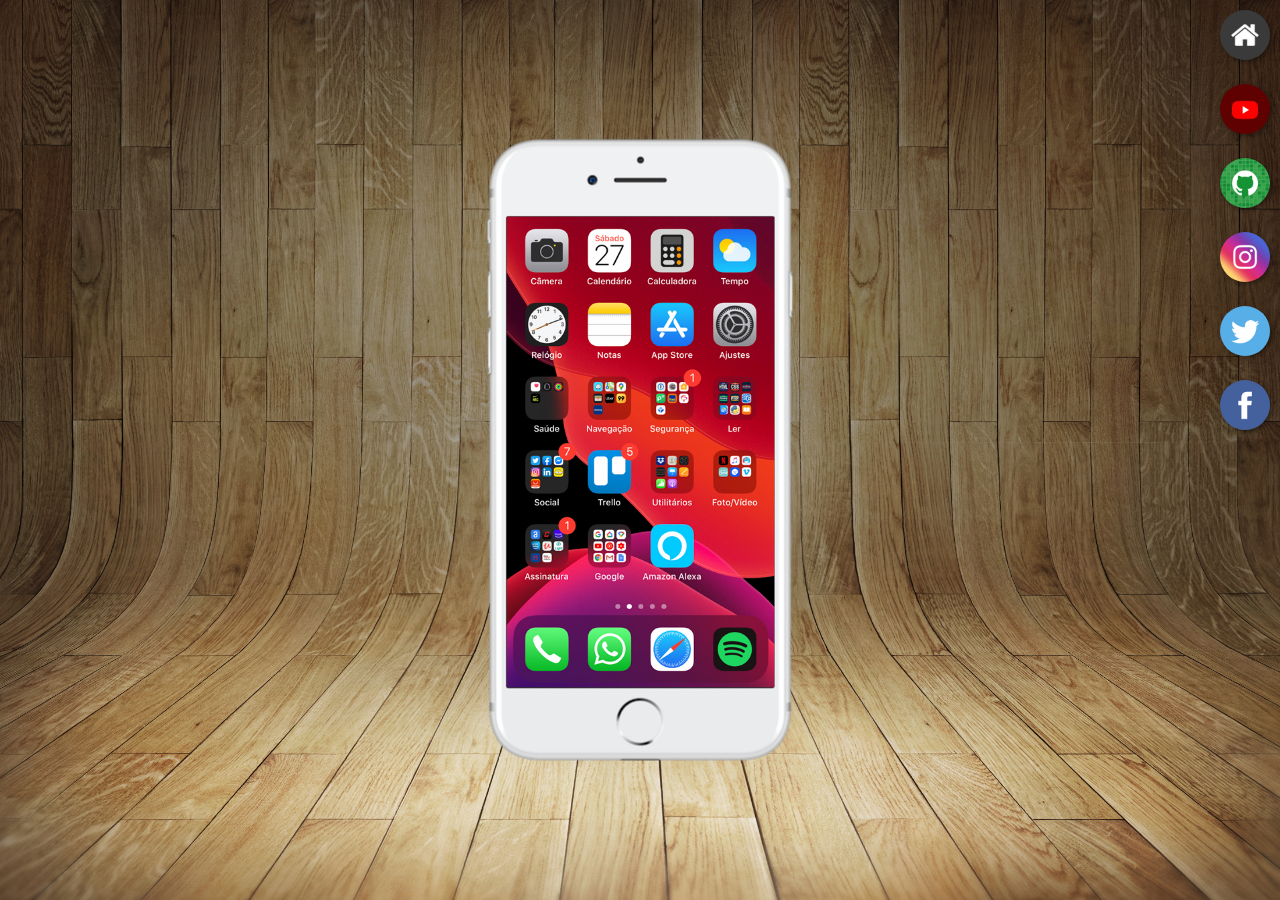
<file: index.html>
<!DOCTYPE html>
<html lang="pt-br">
<head>
    <meta charset="UTF-8">
    <meta name="viewport" content="width=device-width, initial-scale=1.0">
    <link rel="shortcut icon" href="favicon.ico" type="image/x-icon">
    <title>Projeto Redes Sociais</title>
    <link rel="stylesheet" href="styles/style.css">
    
</head>
<body>
    <main>
        <section id="telefone">
            <iframe src="./home.html" name="tela" frameborder="0" id="tela"> 
                Seu navegador não é compatível
            </iframe>
        </section>

        <section id="redes-sociais">
            <a href="home.html" target="tela"><img src="./imagens/logo-home.jpg" alt="Home"></a><br>
            <a href="./youtube.html" target="tela"><img src="./imagens/logo-youtube.jpg" alt="Youtube"></a><br>
            <a href="./github.html" target="tela"><img src="./imagens/logo-github.jpg" alt="GitHub"></a><br>
            <a href="./instagram.html" target="tela"><img src="./imagens/logo-instagram.jpg" alt="Instagram"></a><br>
            <a href="./twitter.html" target="tela"><img src="./imagens/logo-twitter.jpg" alt="Twitter"></a><br>
            <a href="./facebook.html" target="tela"><img src="./imagens/logo-facebook.jpg" alt="Facebook"></a>
        </section>
    </main>
</body>
</html>
</file>
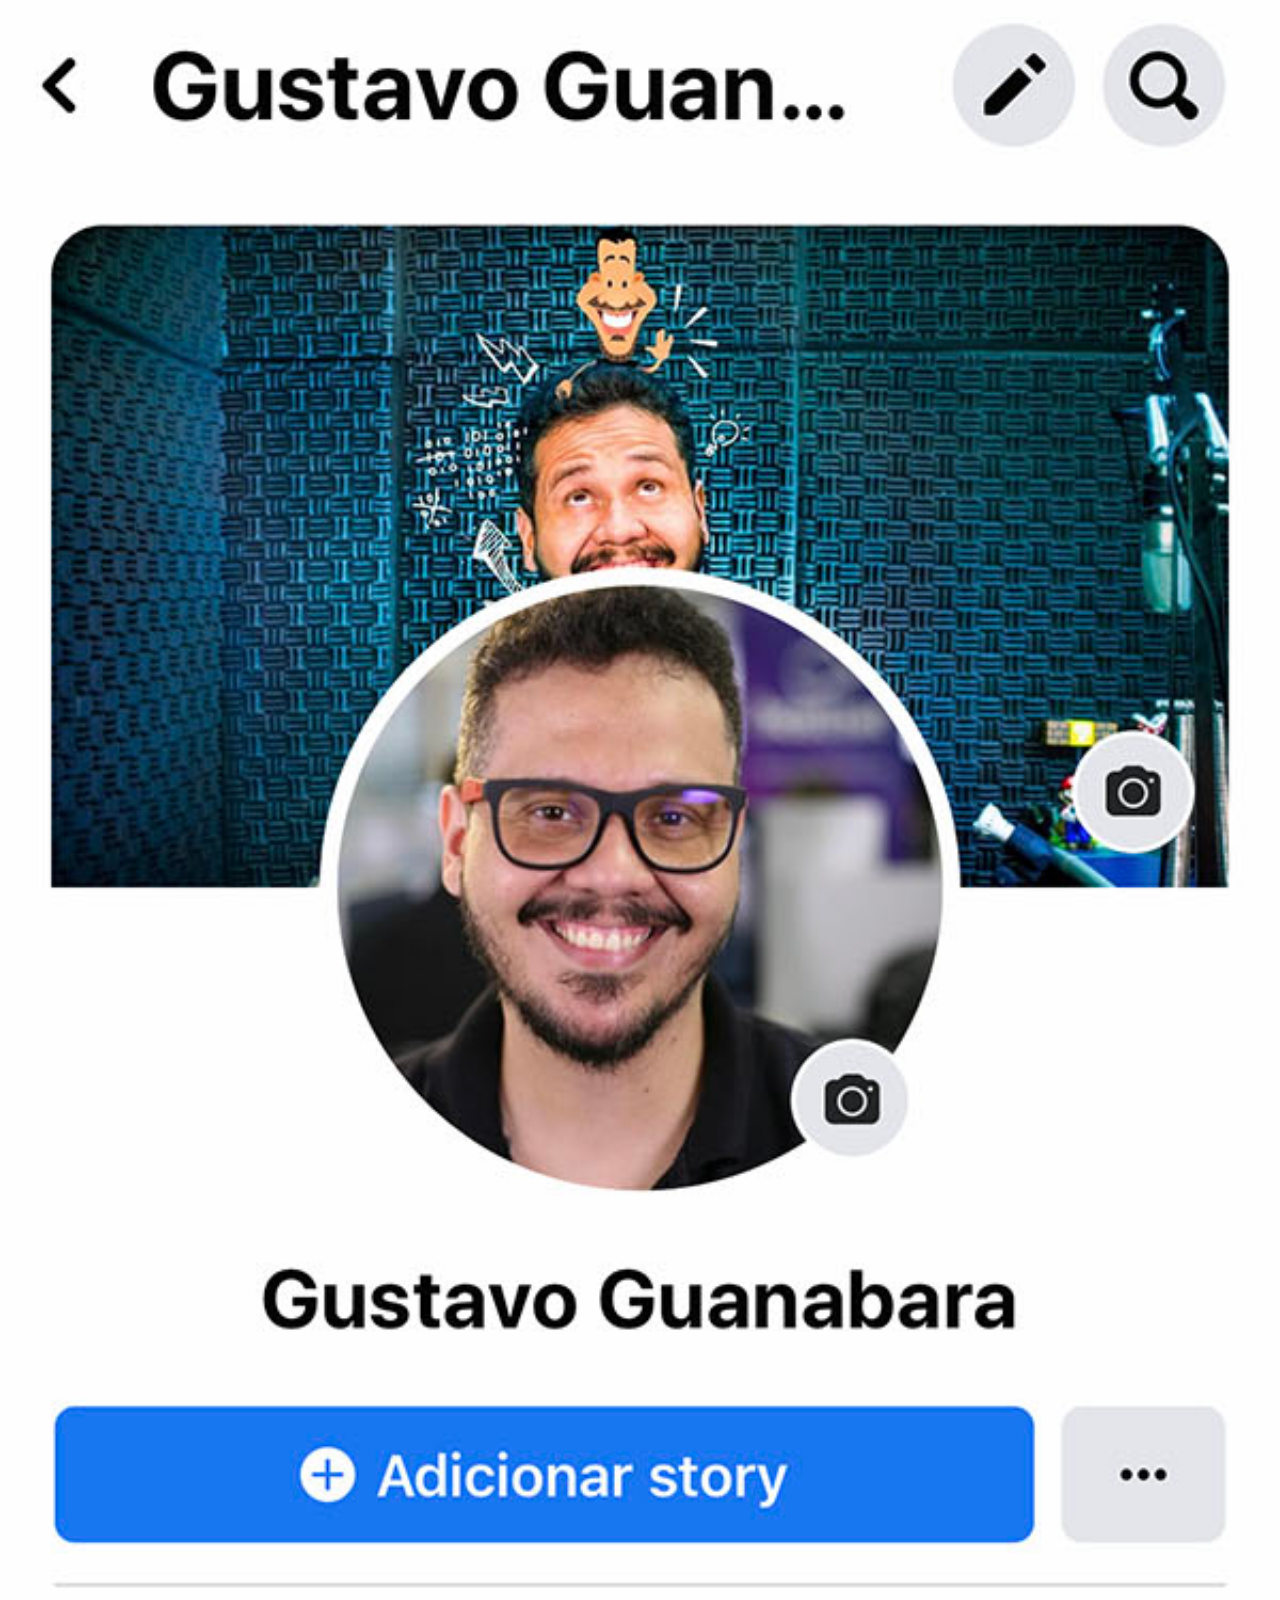
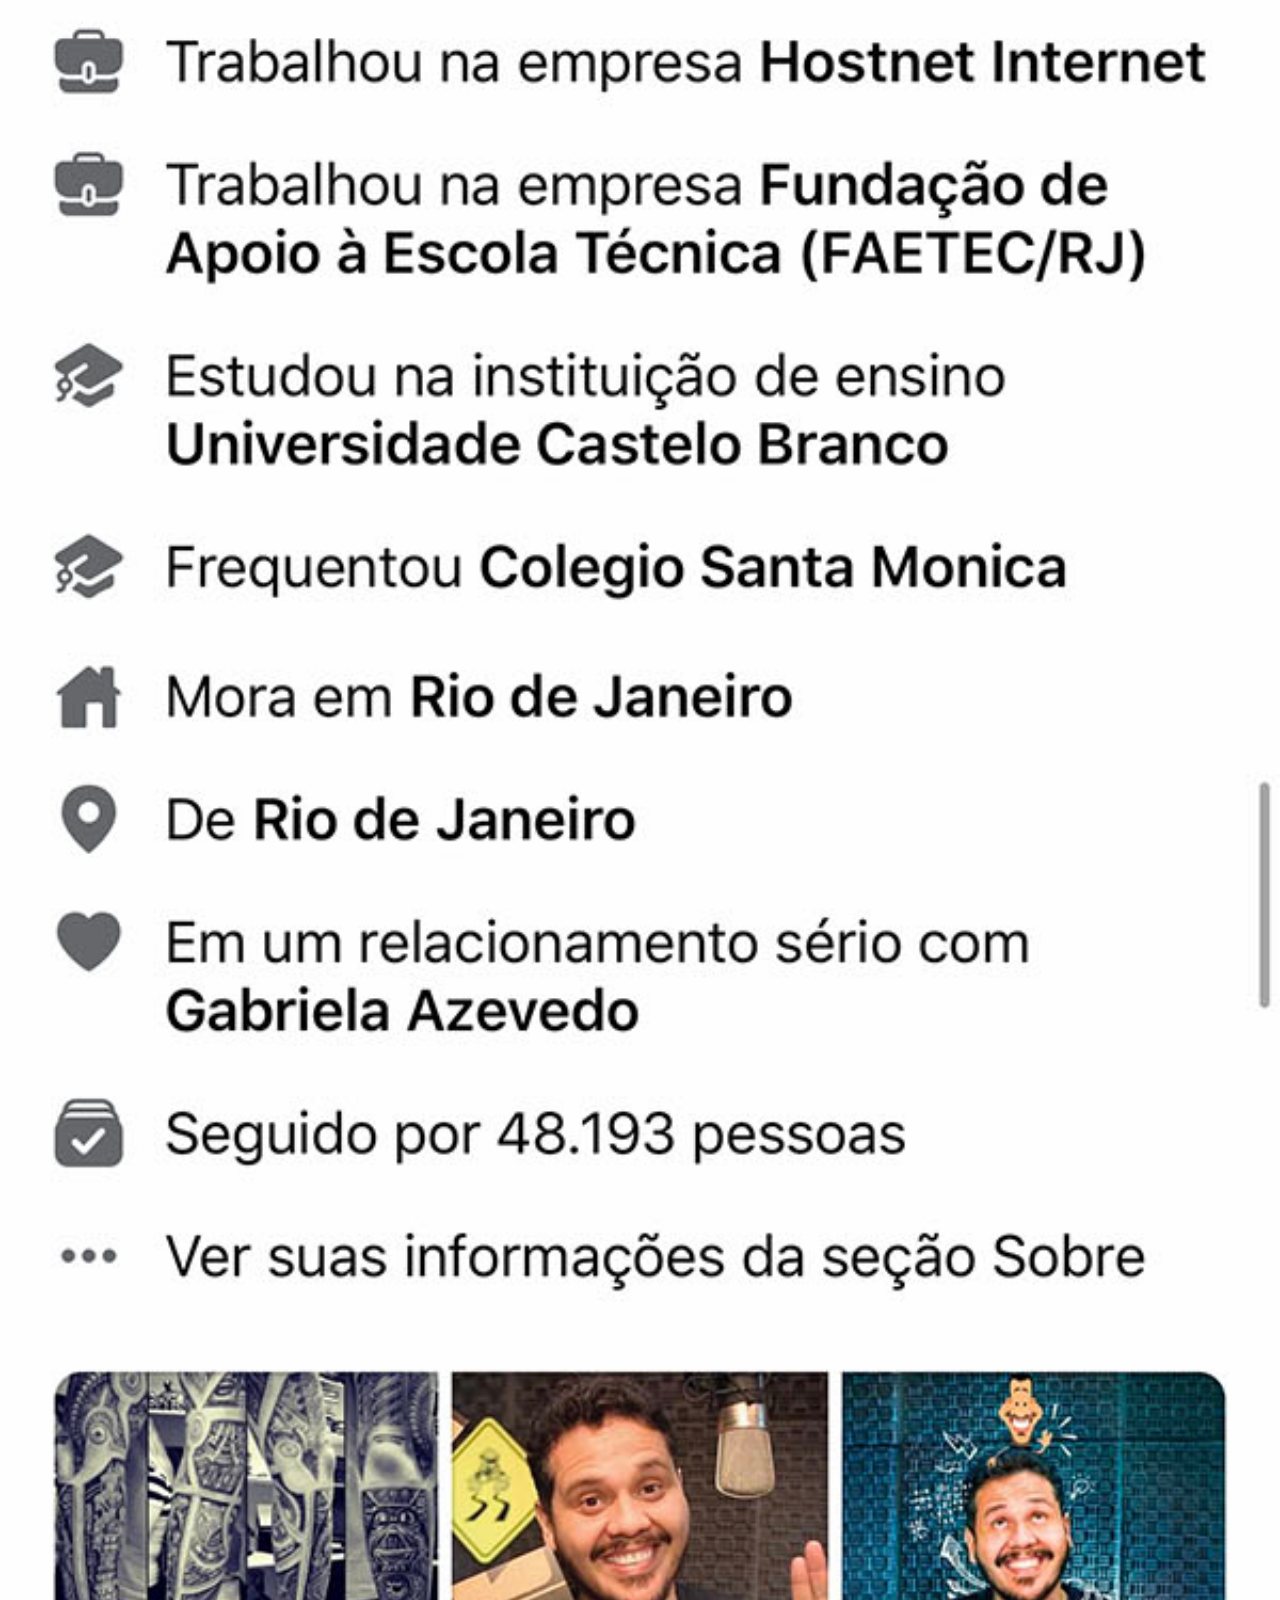
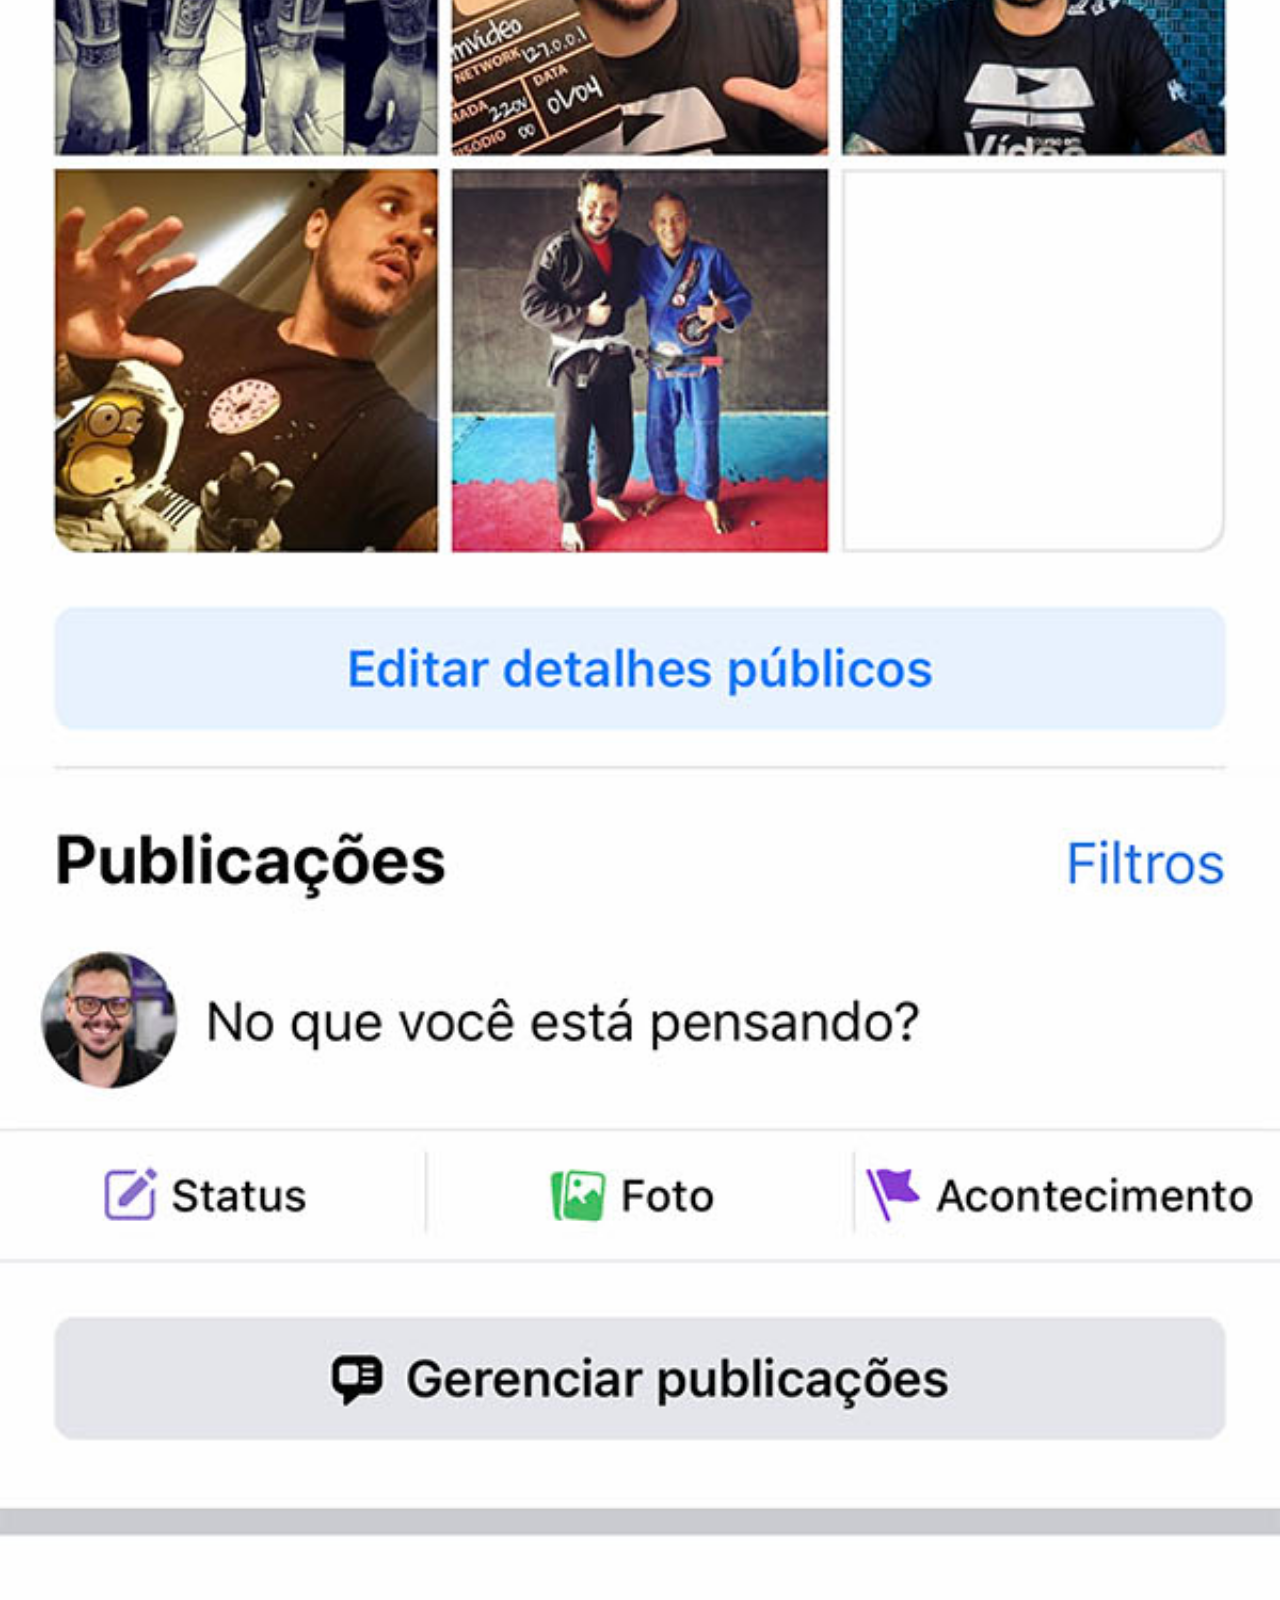
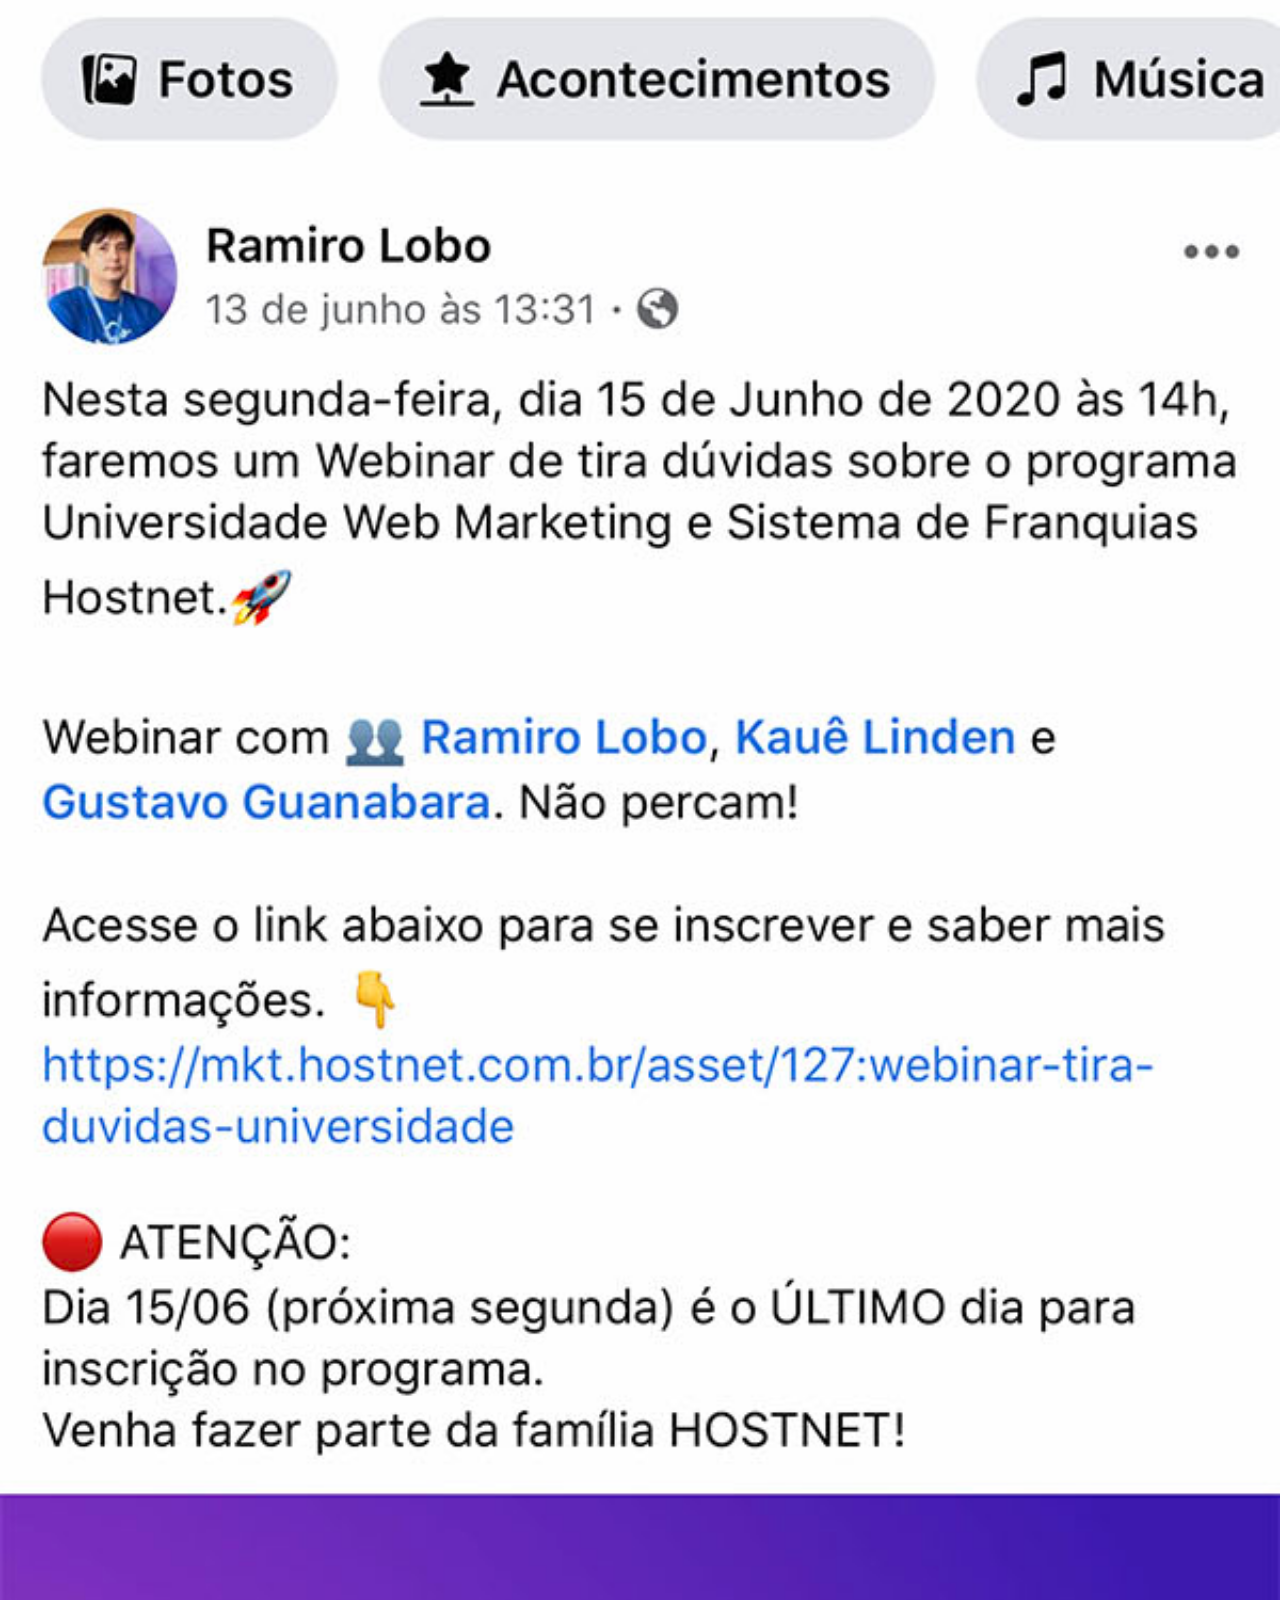
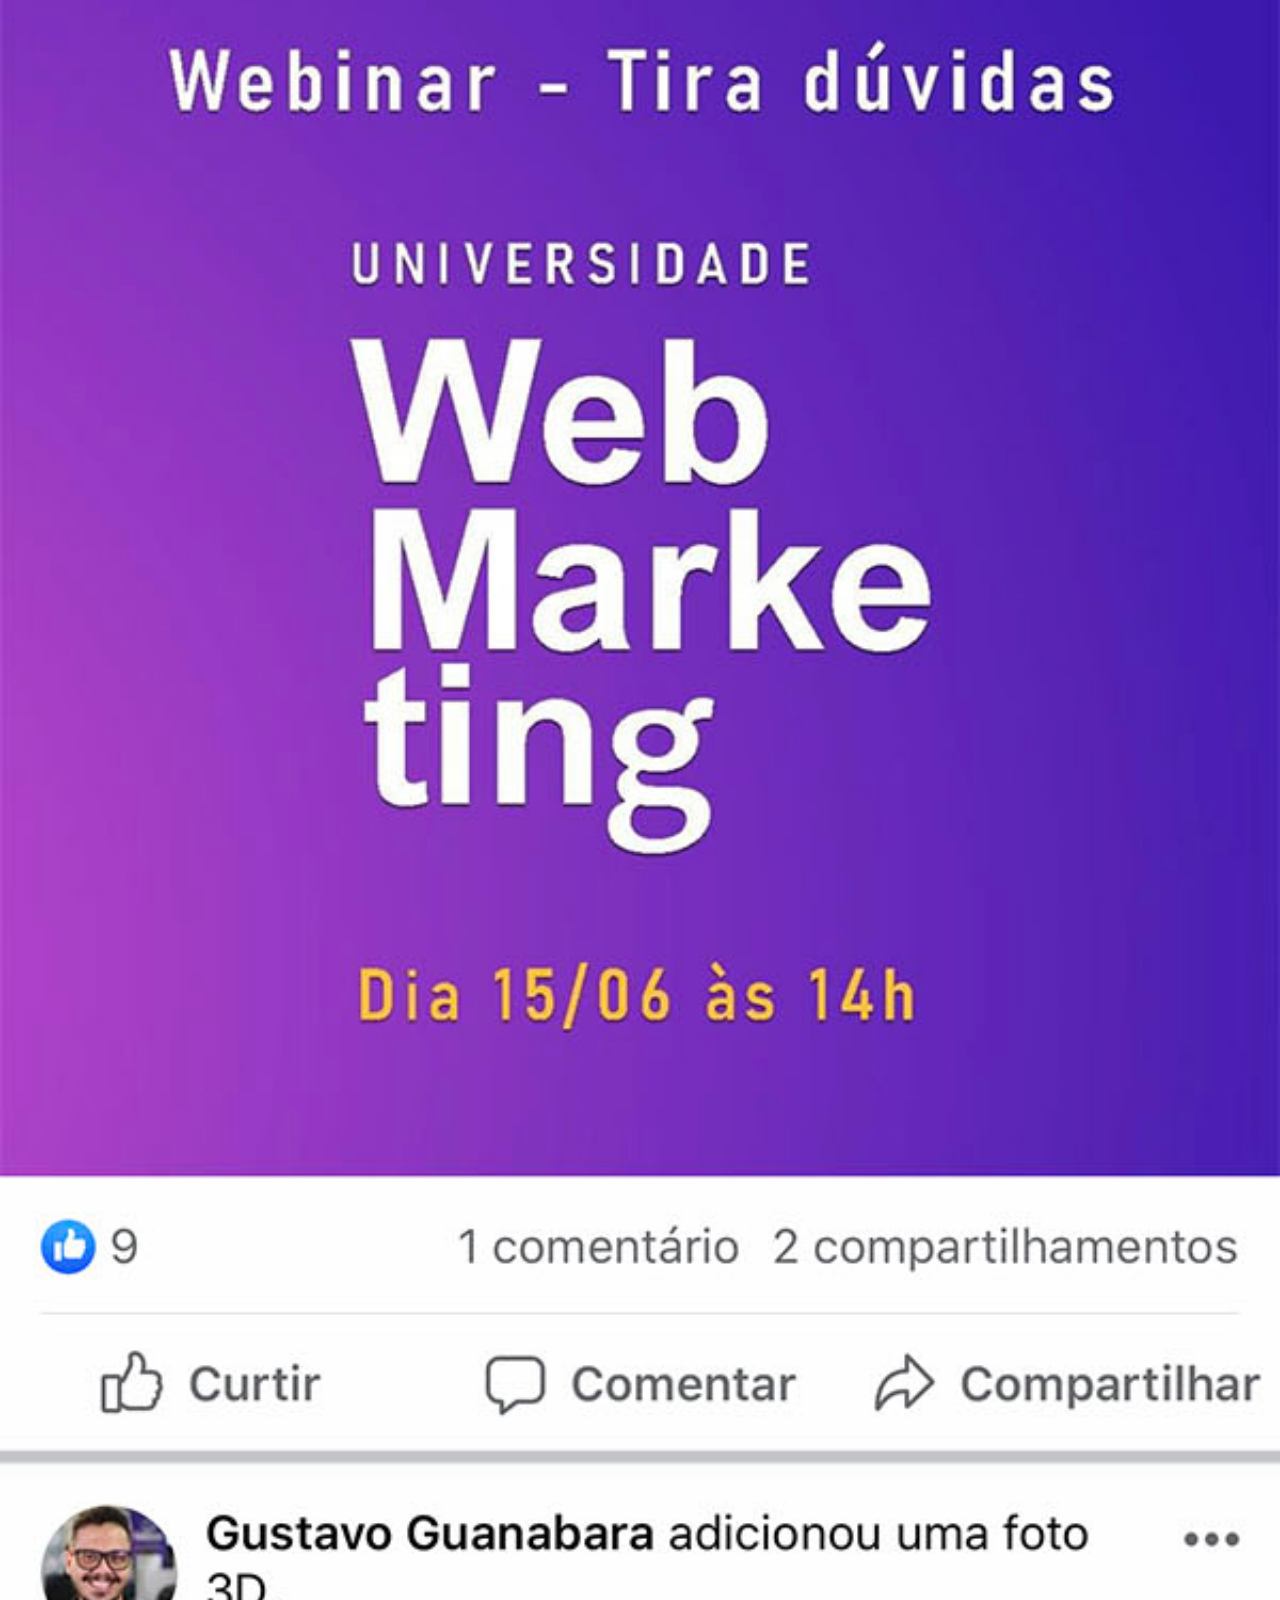
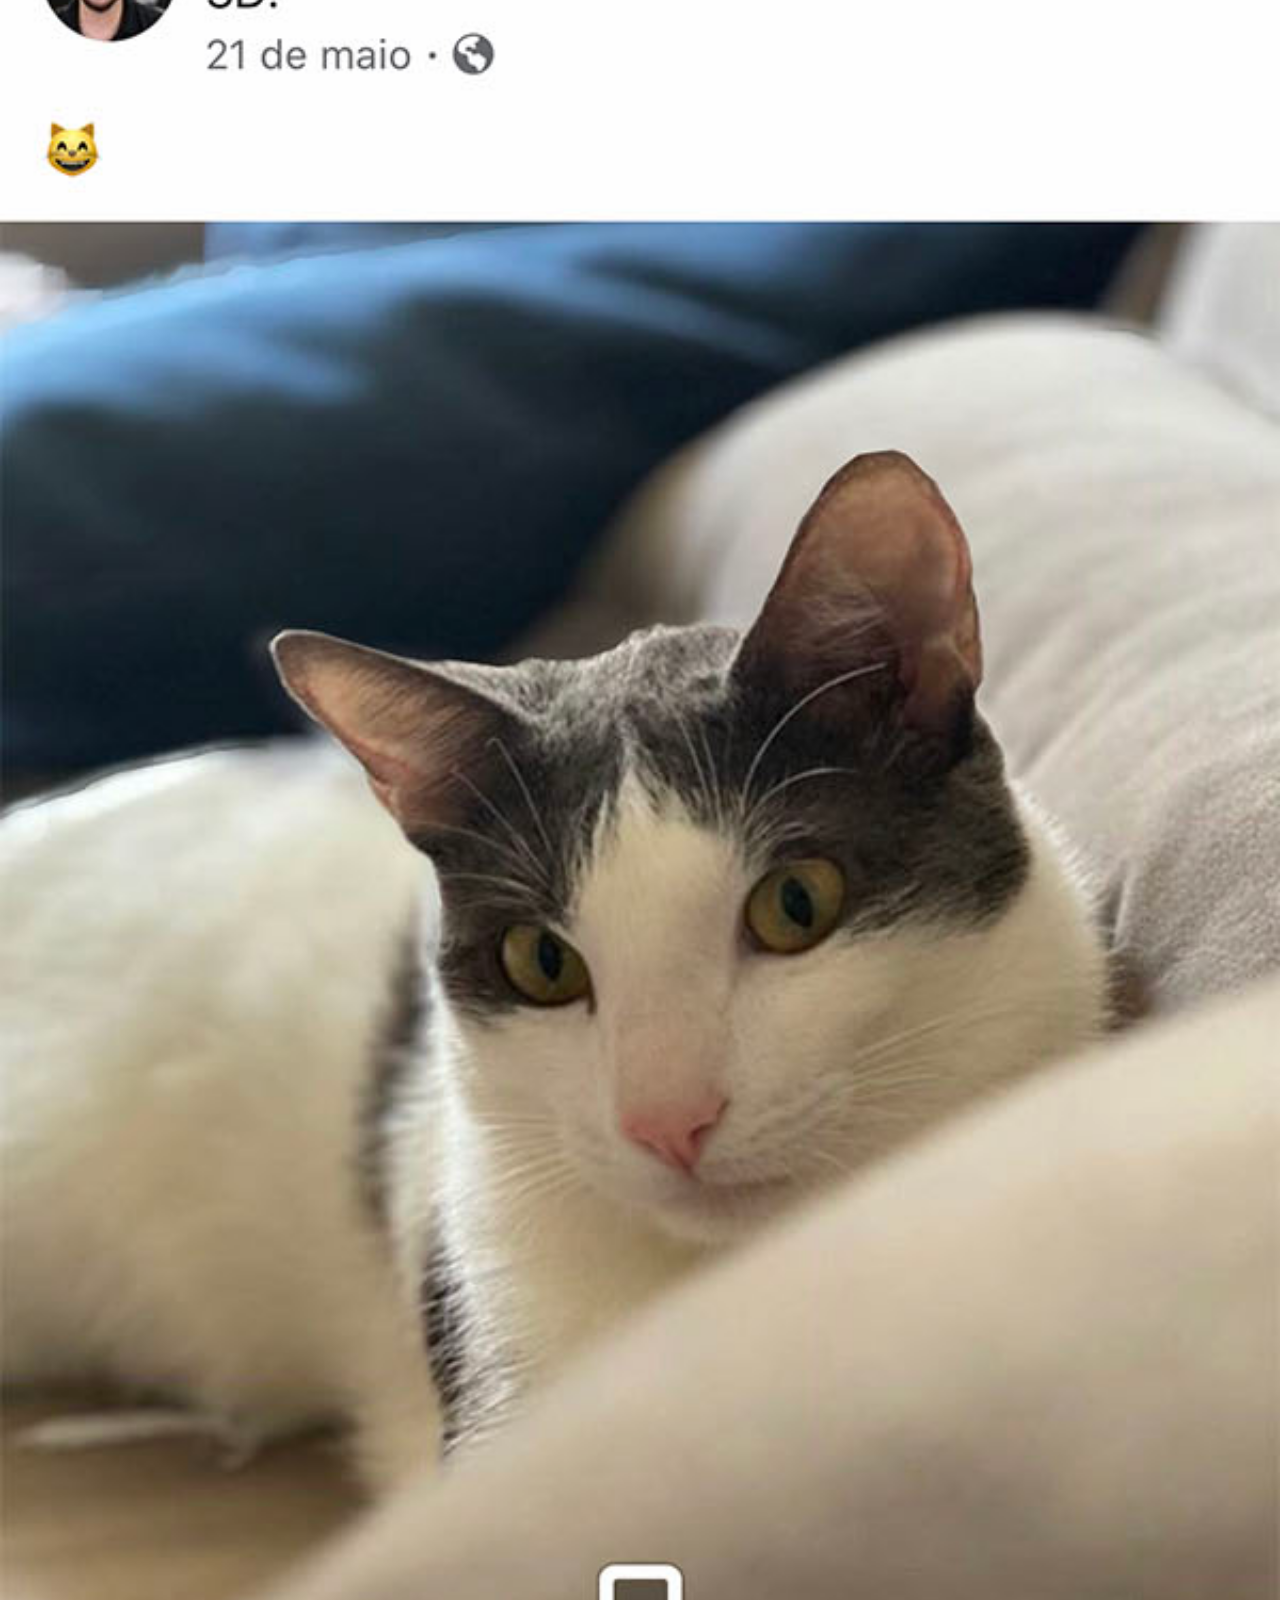
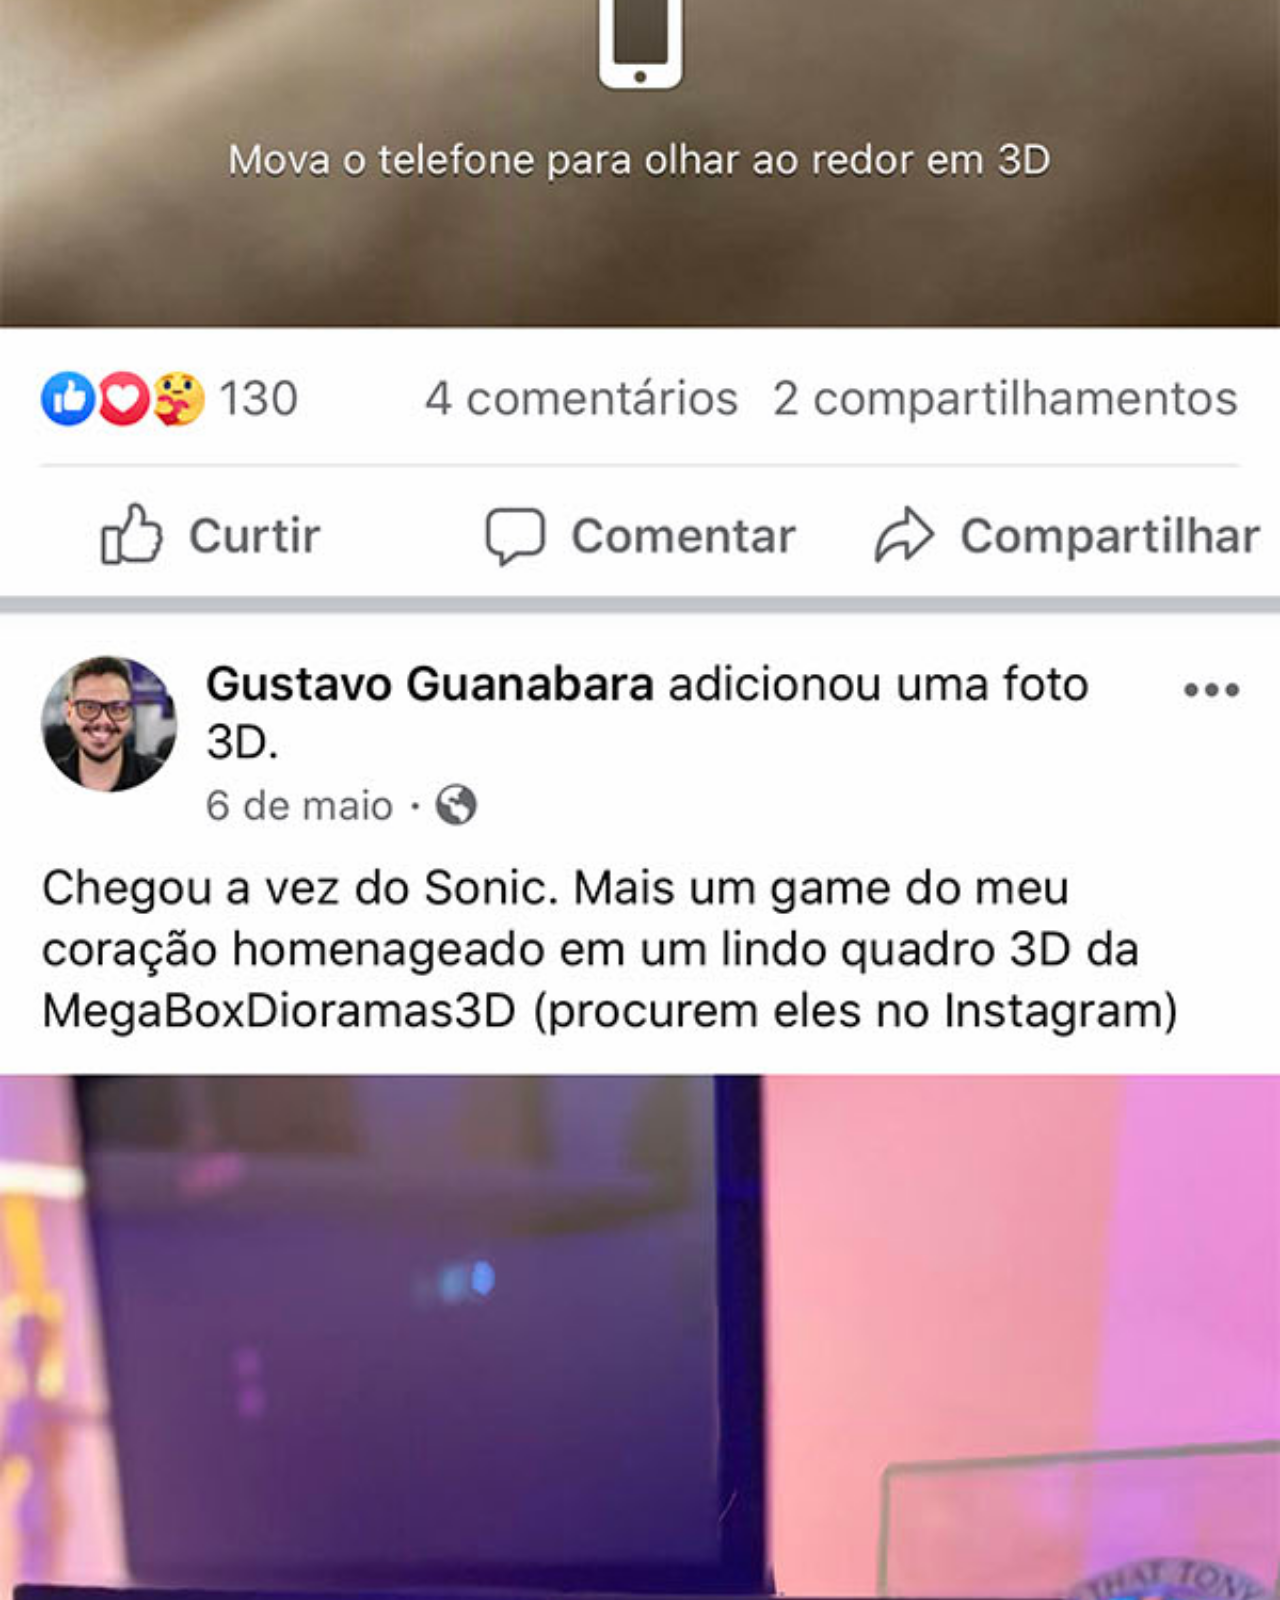
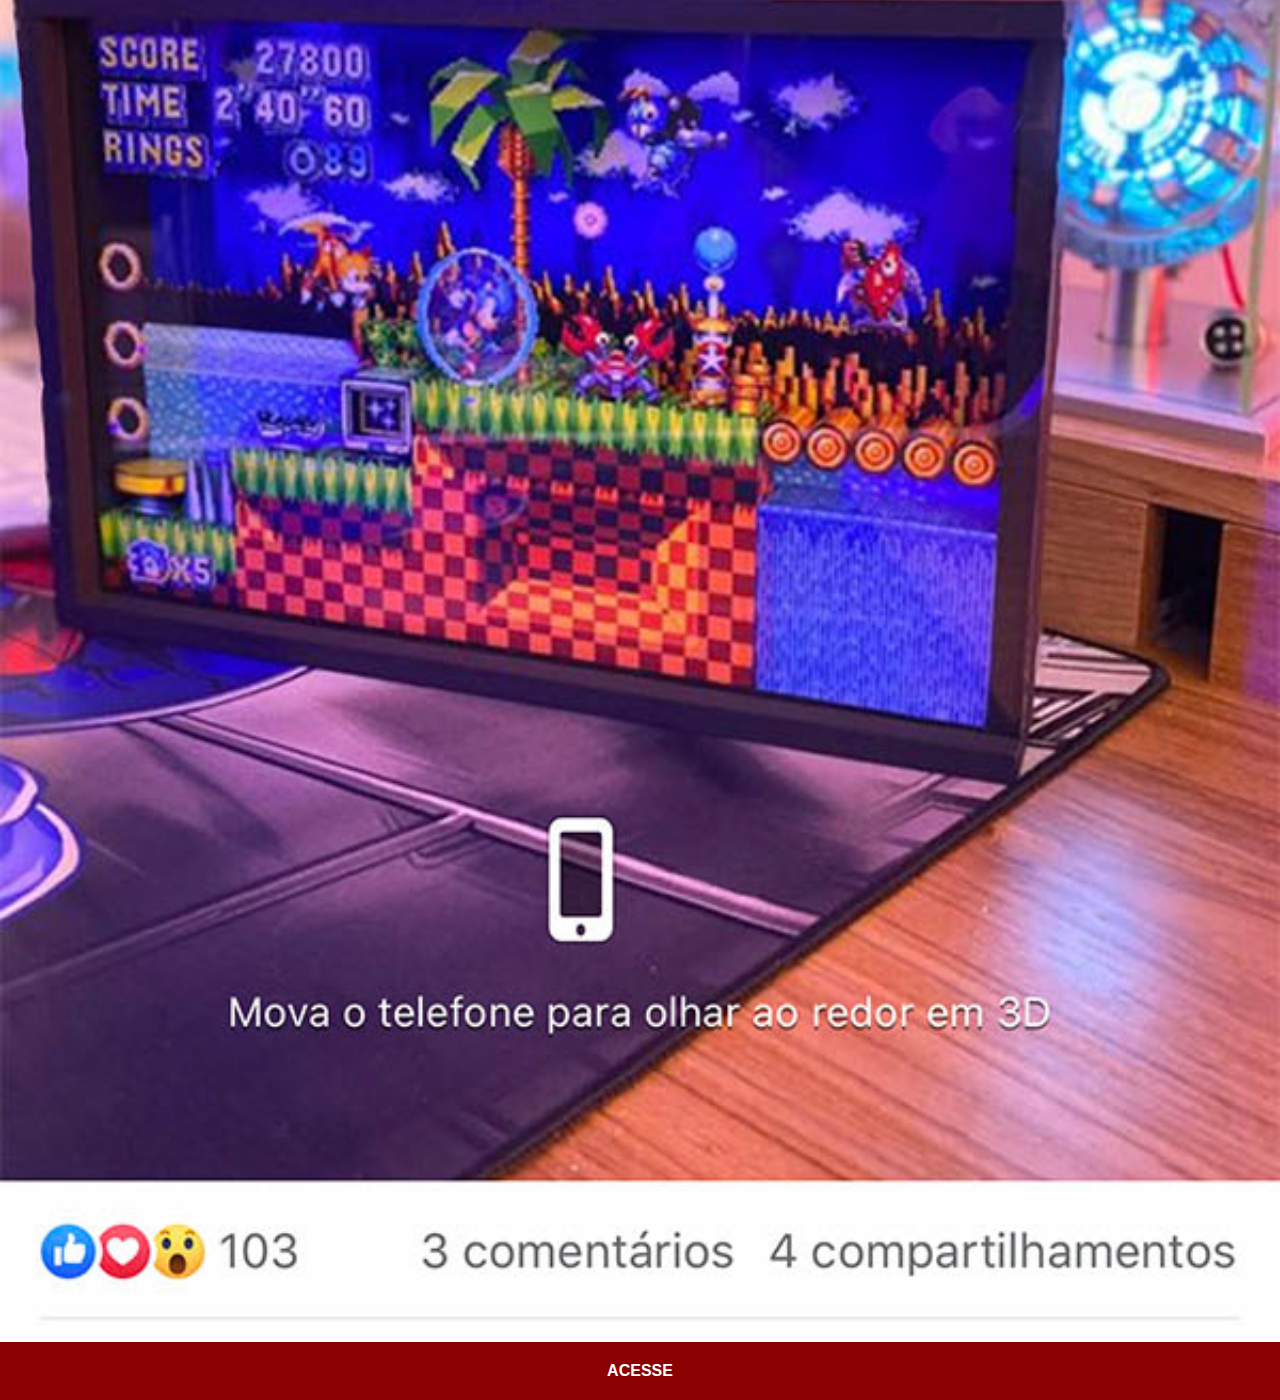
<file: facebook.html>
<!DOCTYPE html>
<html lang="pt-br">
<head>
    <meta charset="UTF-8">
    <meta name="viewport" content="width=device-width, initial-scale=1.0">
    <title>Facebook</title>
    <link rel="stylesheet" href="styles/social.css">
</head>
<body>
    <img src="./imagens/tela-facebook.jpg" alt="Facebook">
    <a href="https://www.cursoemvideo.com" target="_blank"> ACESSE </a>
</body>
</html>
</file>
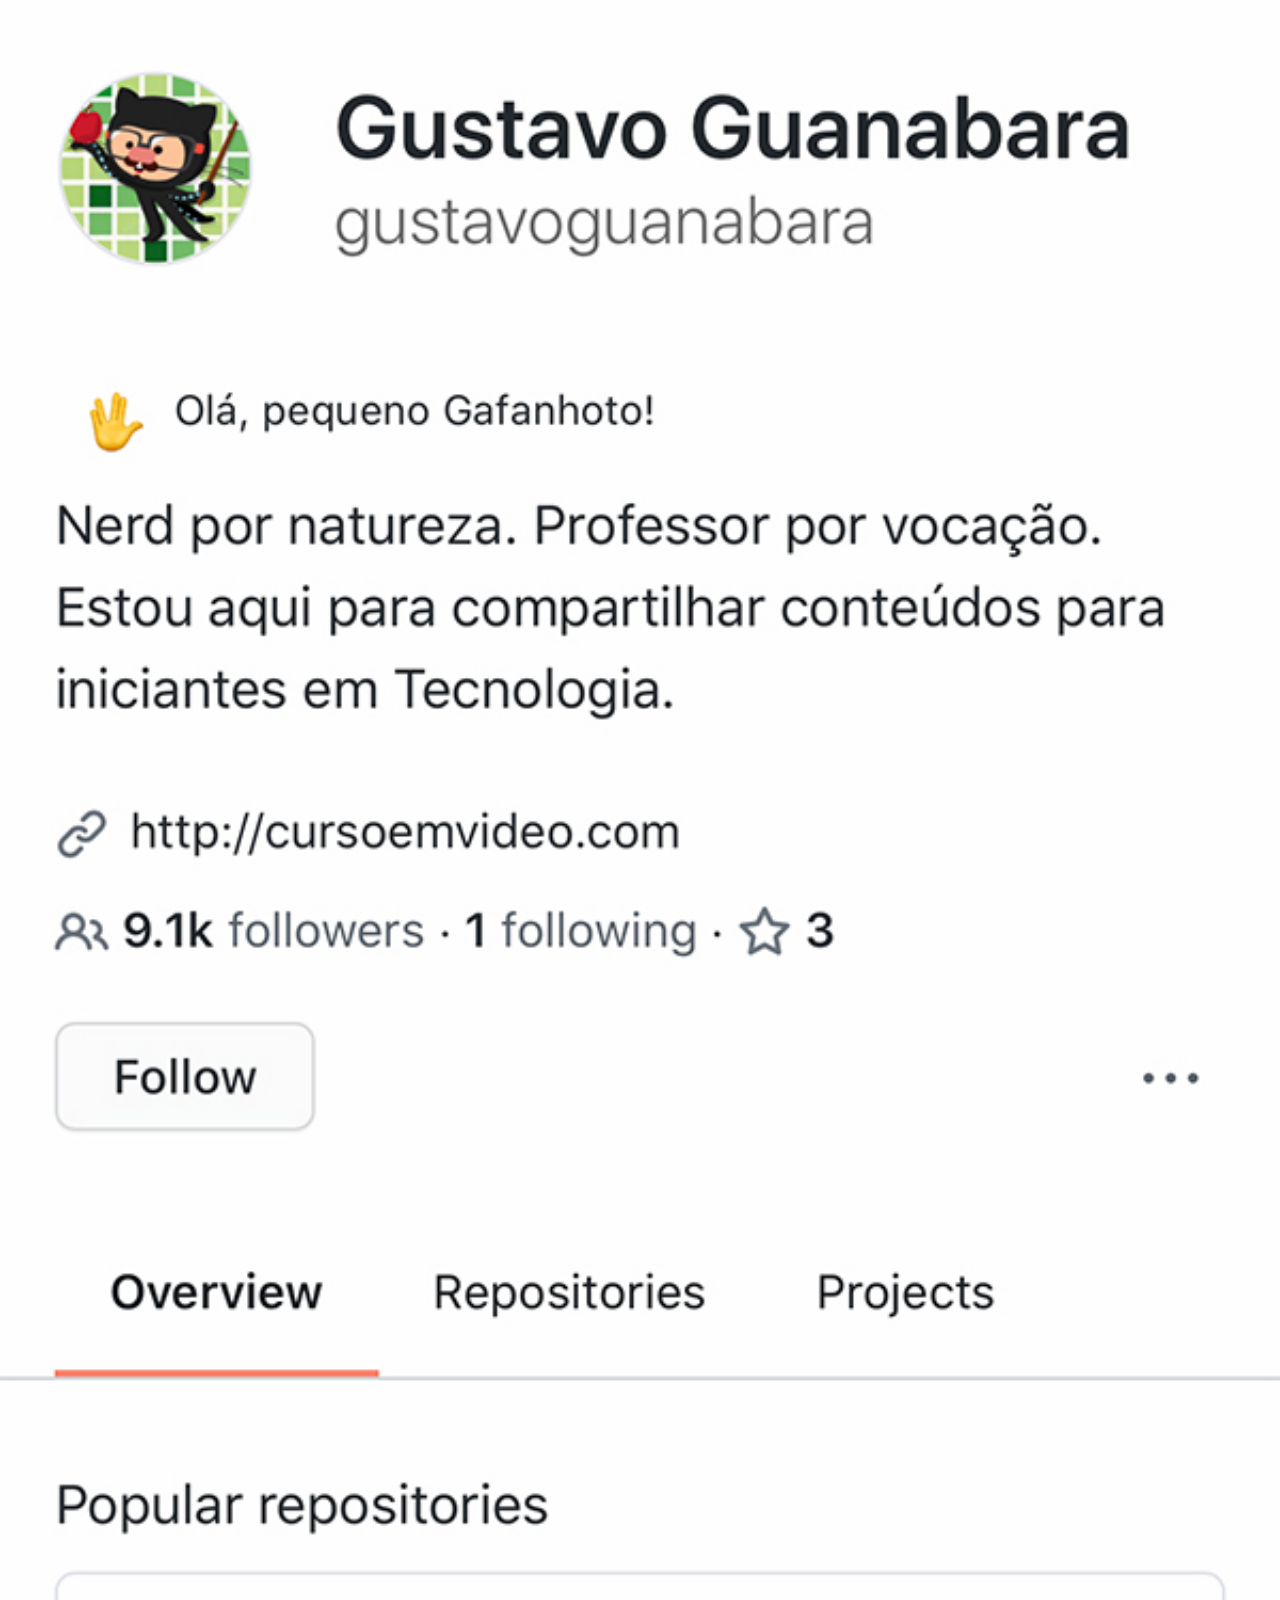
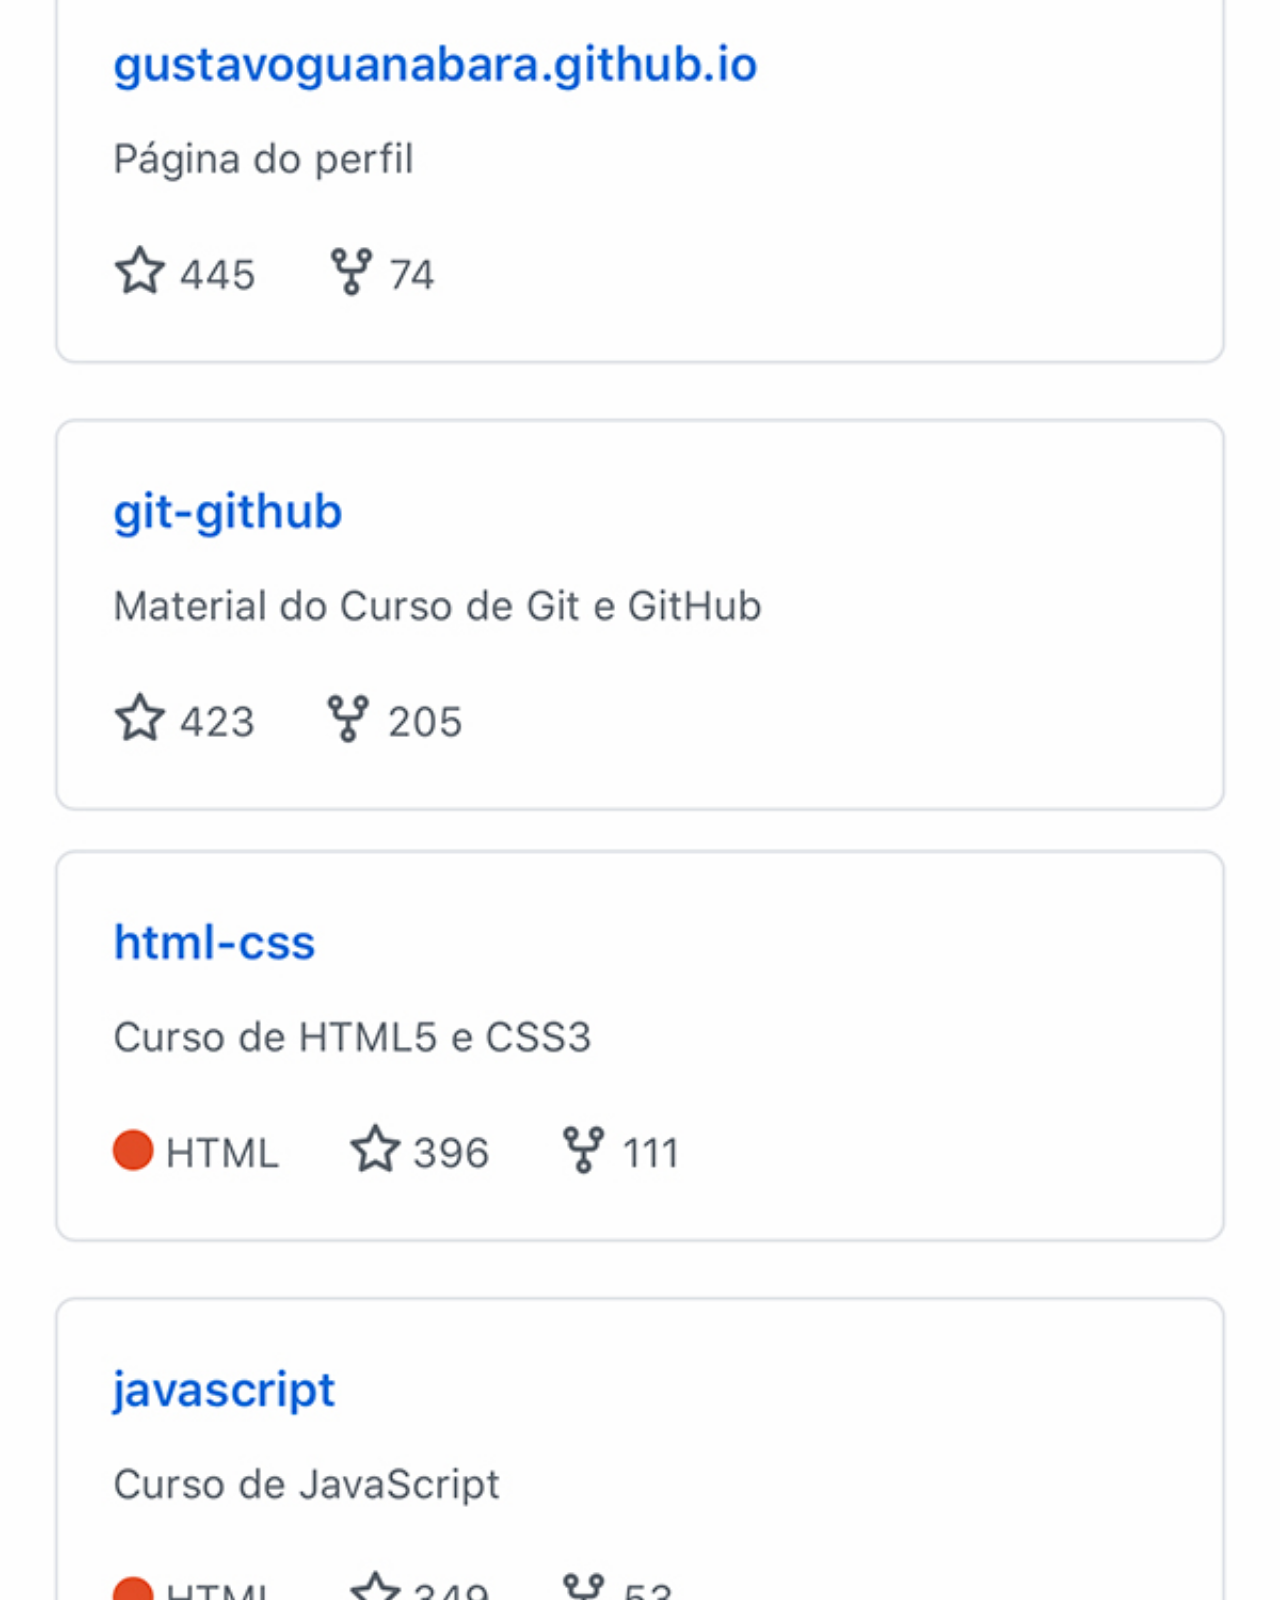
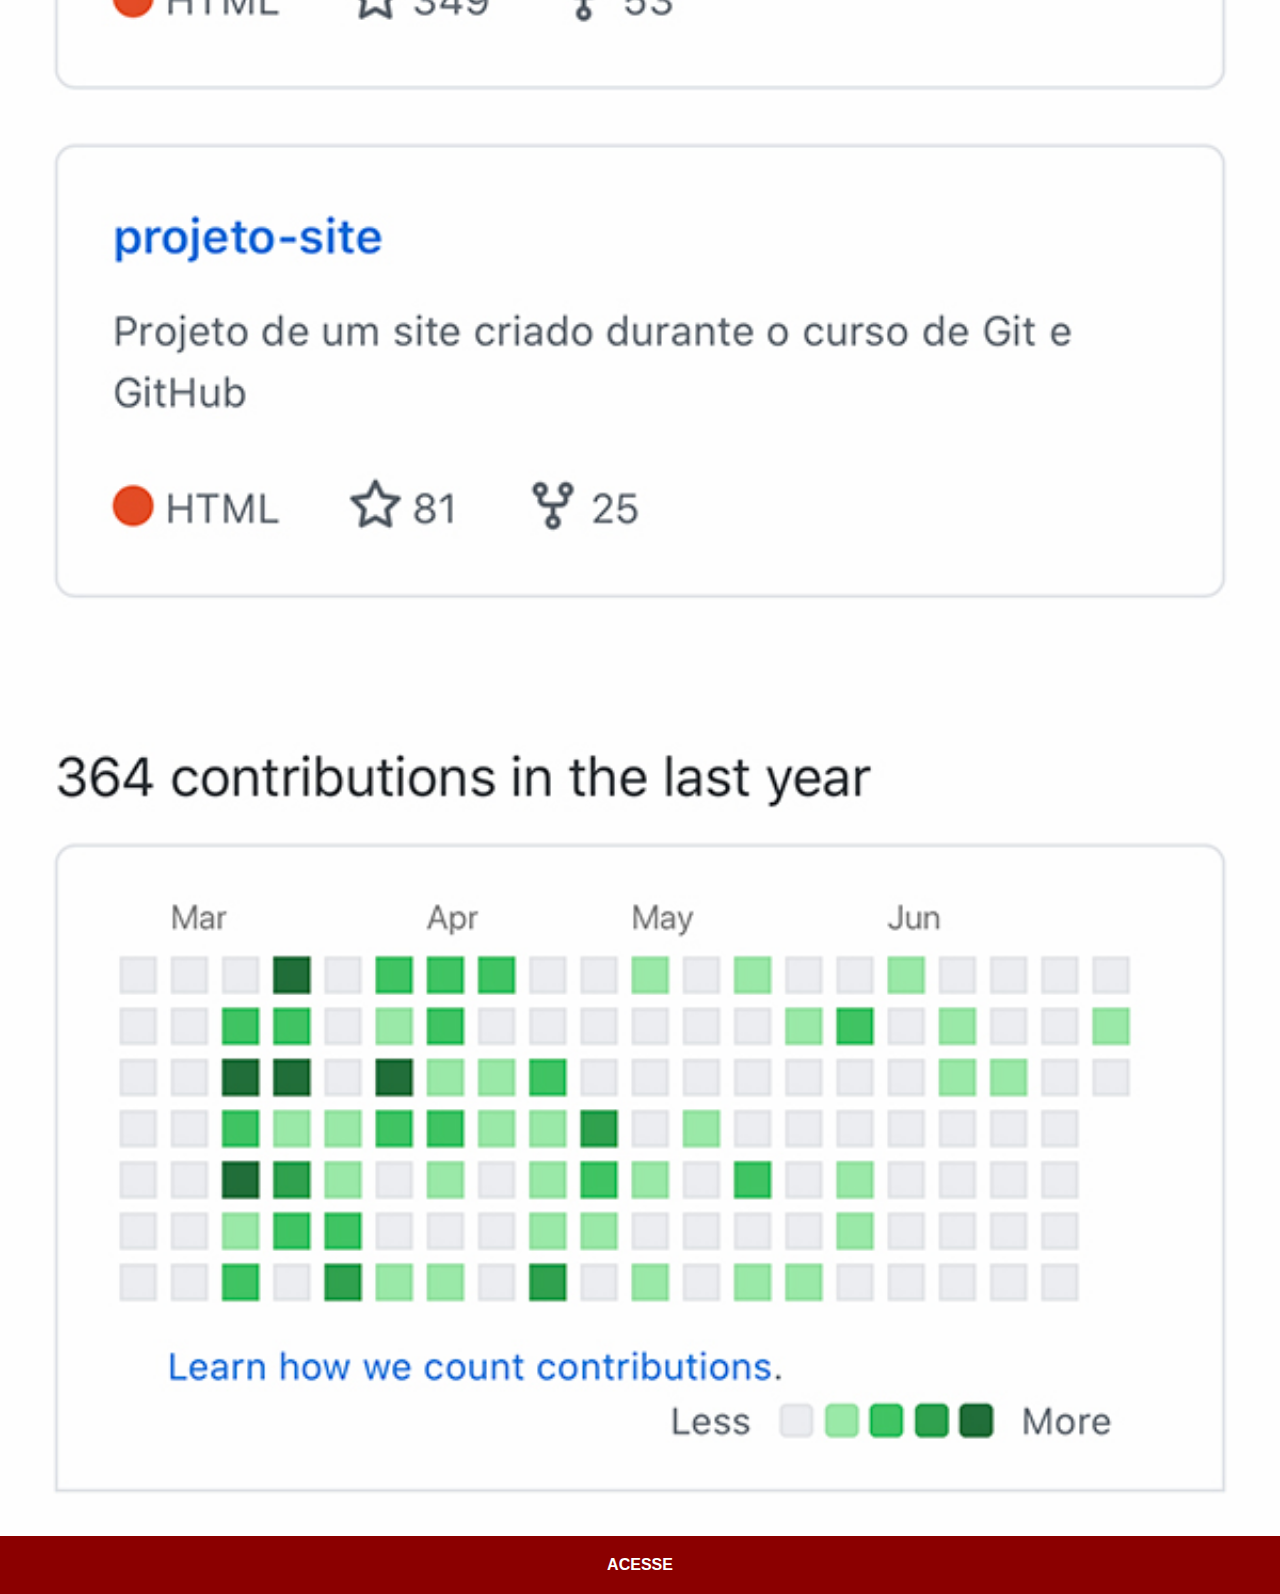
<file: github.html>
<!DOCTYPE html>
<html lang="pt-br">
<head>
    <meta charset="UTF-8">
    <meta name="viewport" content="width=device-width, initial-scale=1.0">
    <title>GitHub</title>
    <link rel="stylesheet" href="styles/social.css">
</head>
<body>
    <img src="./imagens/tela-github.jpg" alt="GitHub">
    <a href="https://github.com/gustavoguanabara/" target="_blank"> ACESSE </a>
</body>
</html>
</file>
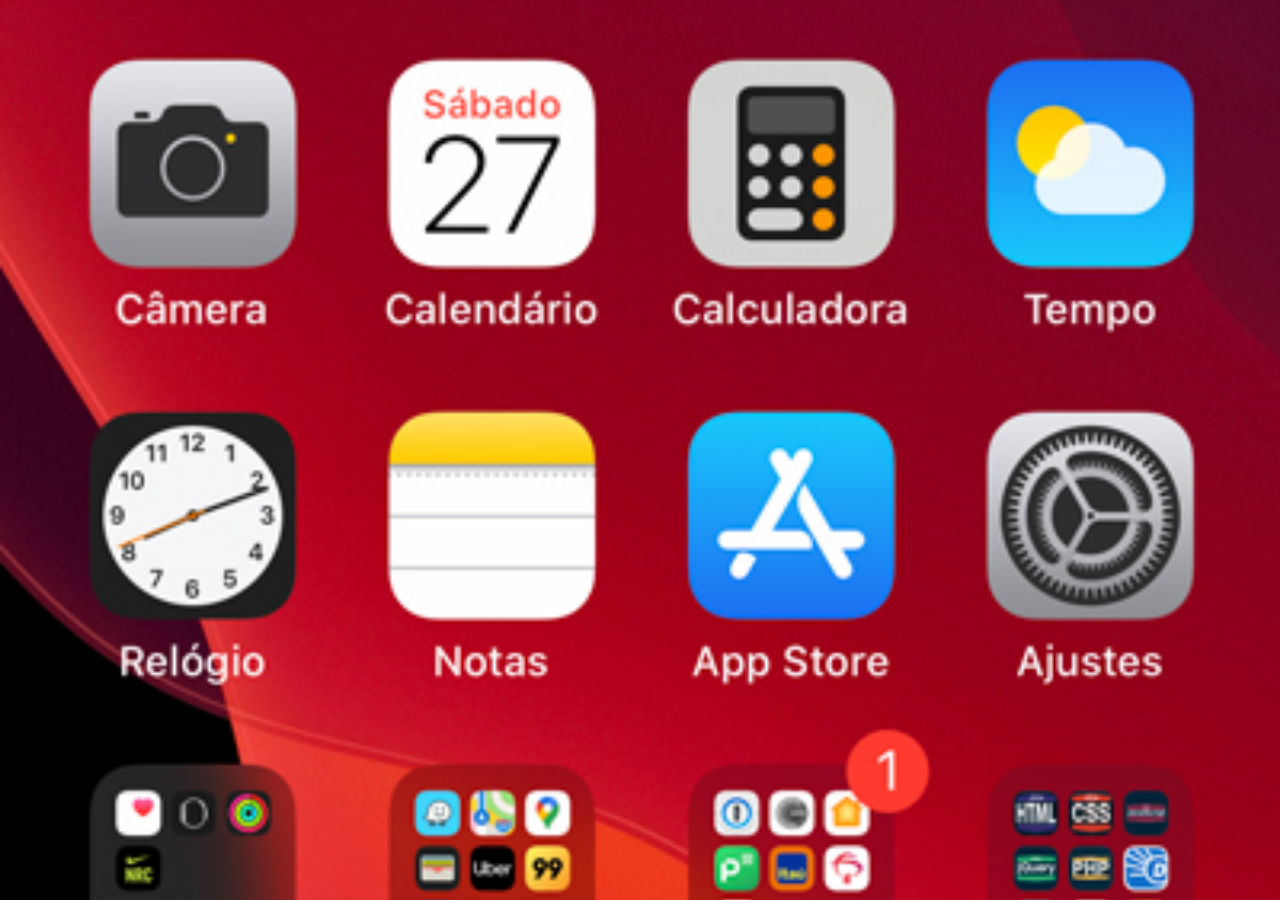
<file: home.html>
<!DOCTYPE html>
<html lang="pt-br">
<head>
    <meta charset="UTF-8">
    <meta name="viewport" content="width=device-width, initial-scale=1.0">
    <title>Home</title>
</head>
<style>
    *{
        margin: 0;
        padding: 0;
    }

    body{
        width: 100vw;
        height: 100vh;
        background: black url('./imagens/tela-home.jpg') no-repeat top center;
        background-size: cover;
    }
</style>
<body>
    
</body>
</html>
</file>
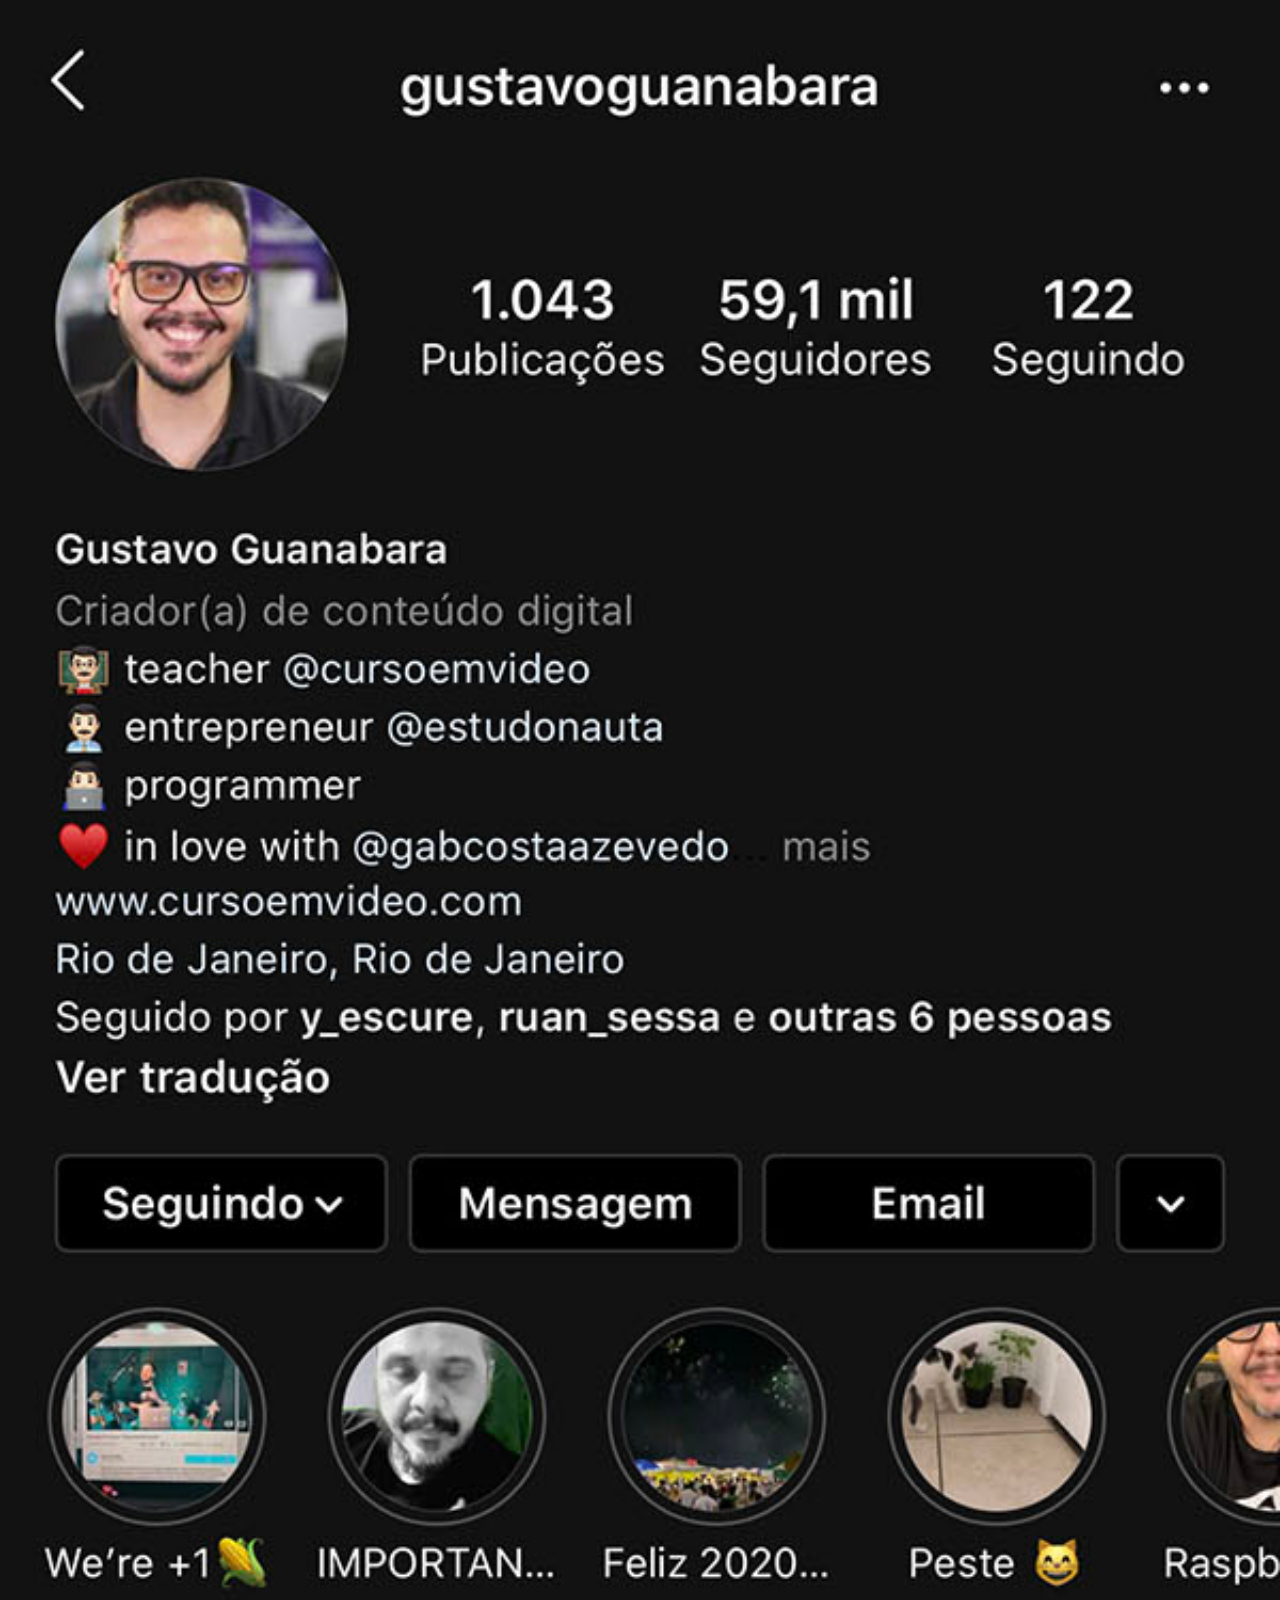
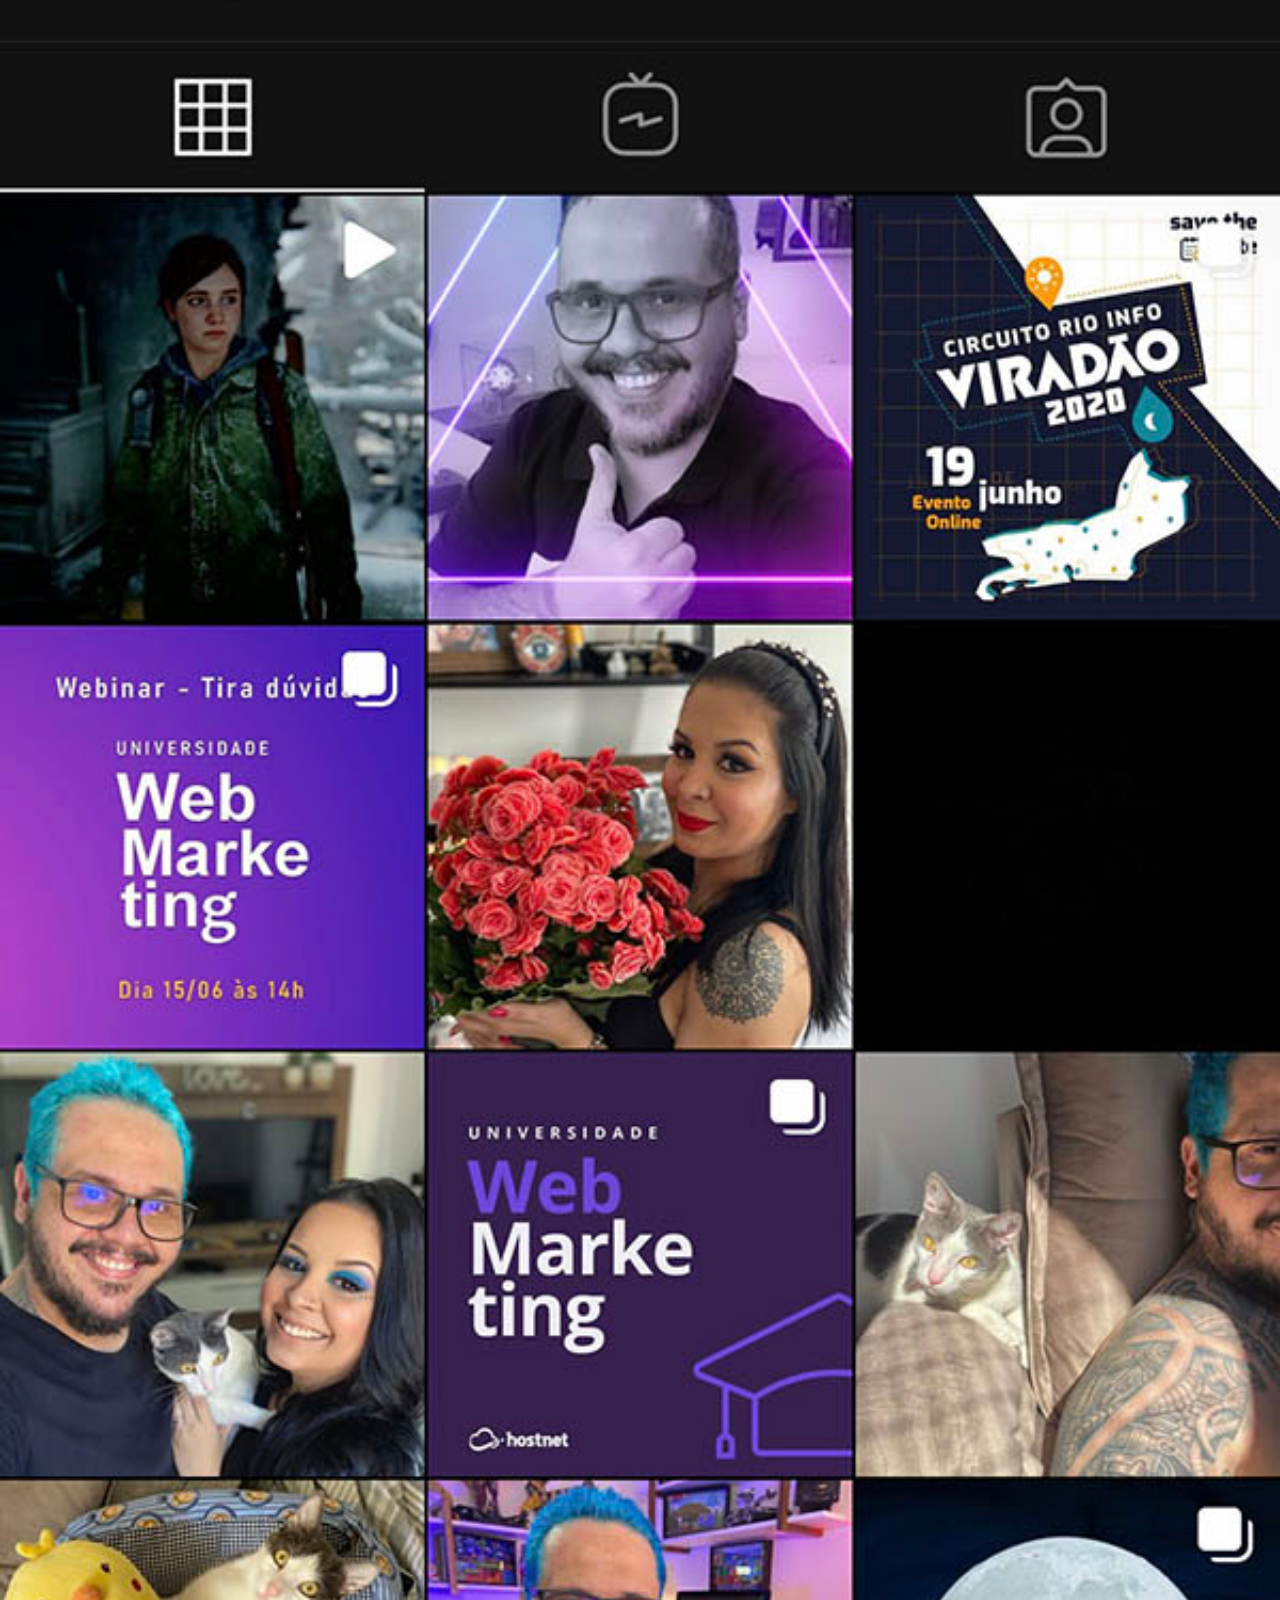
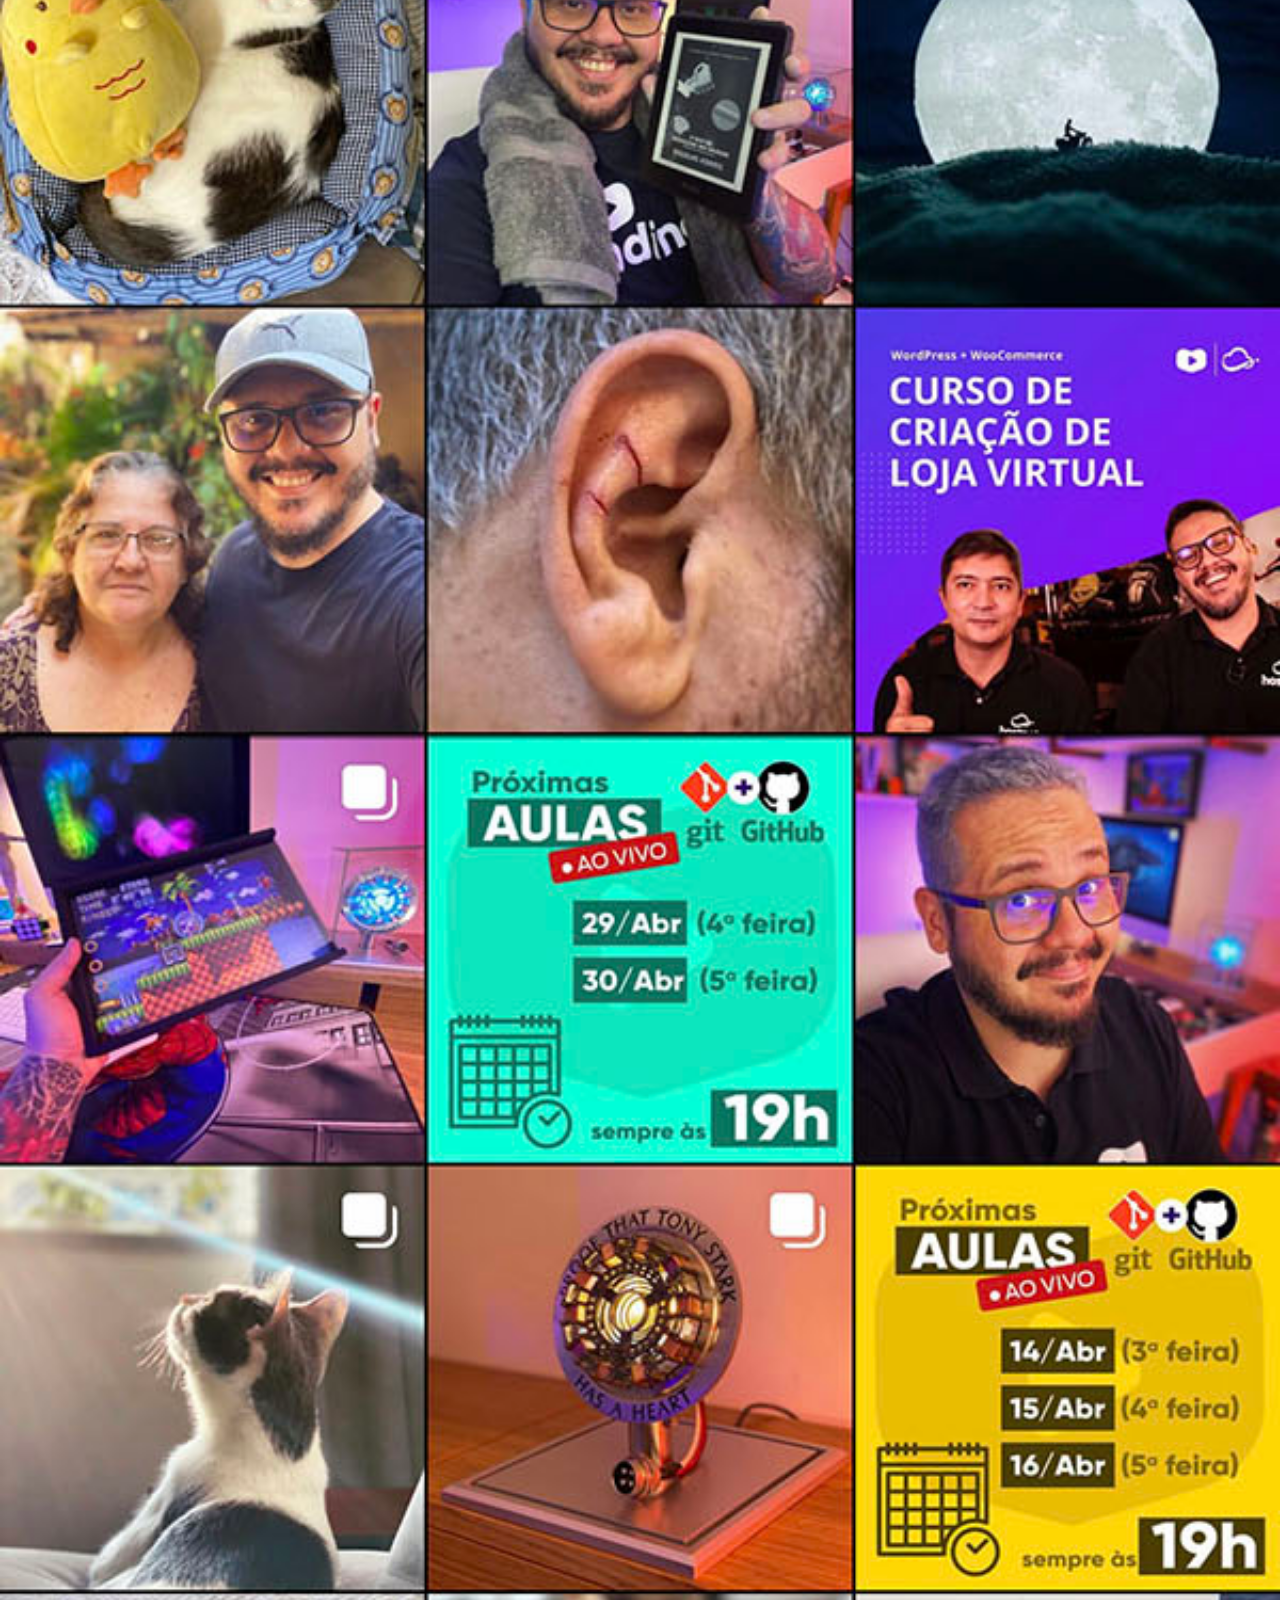
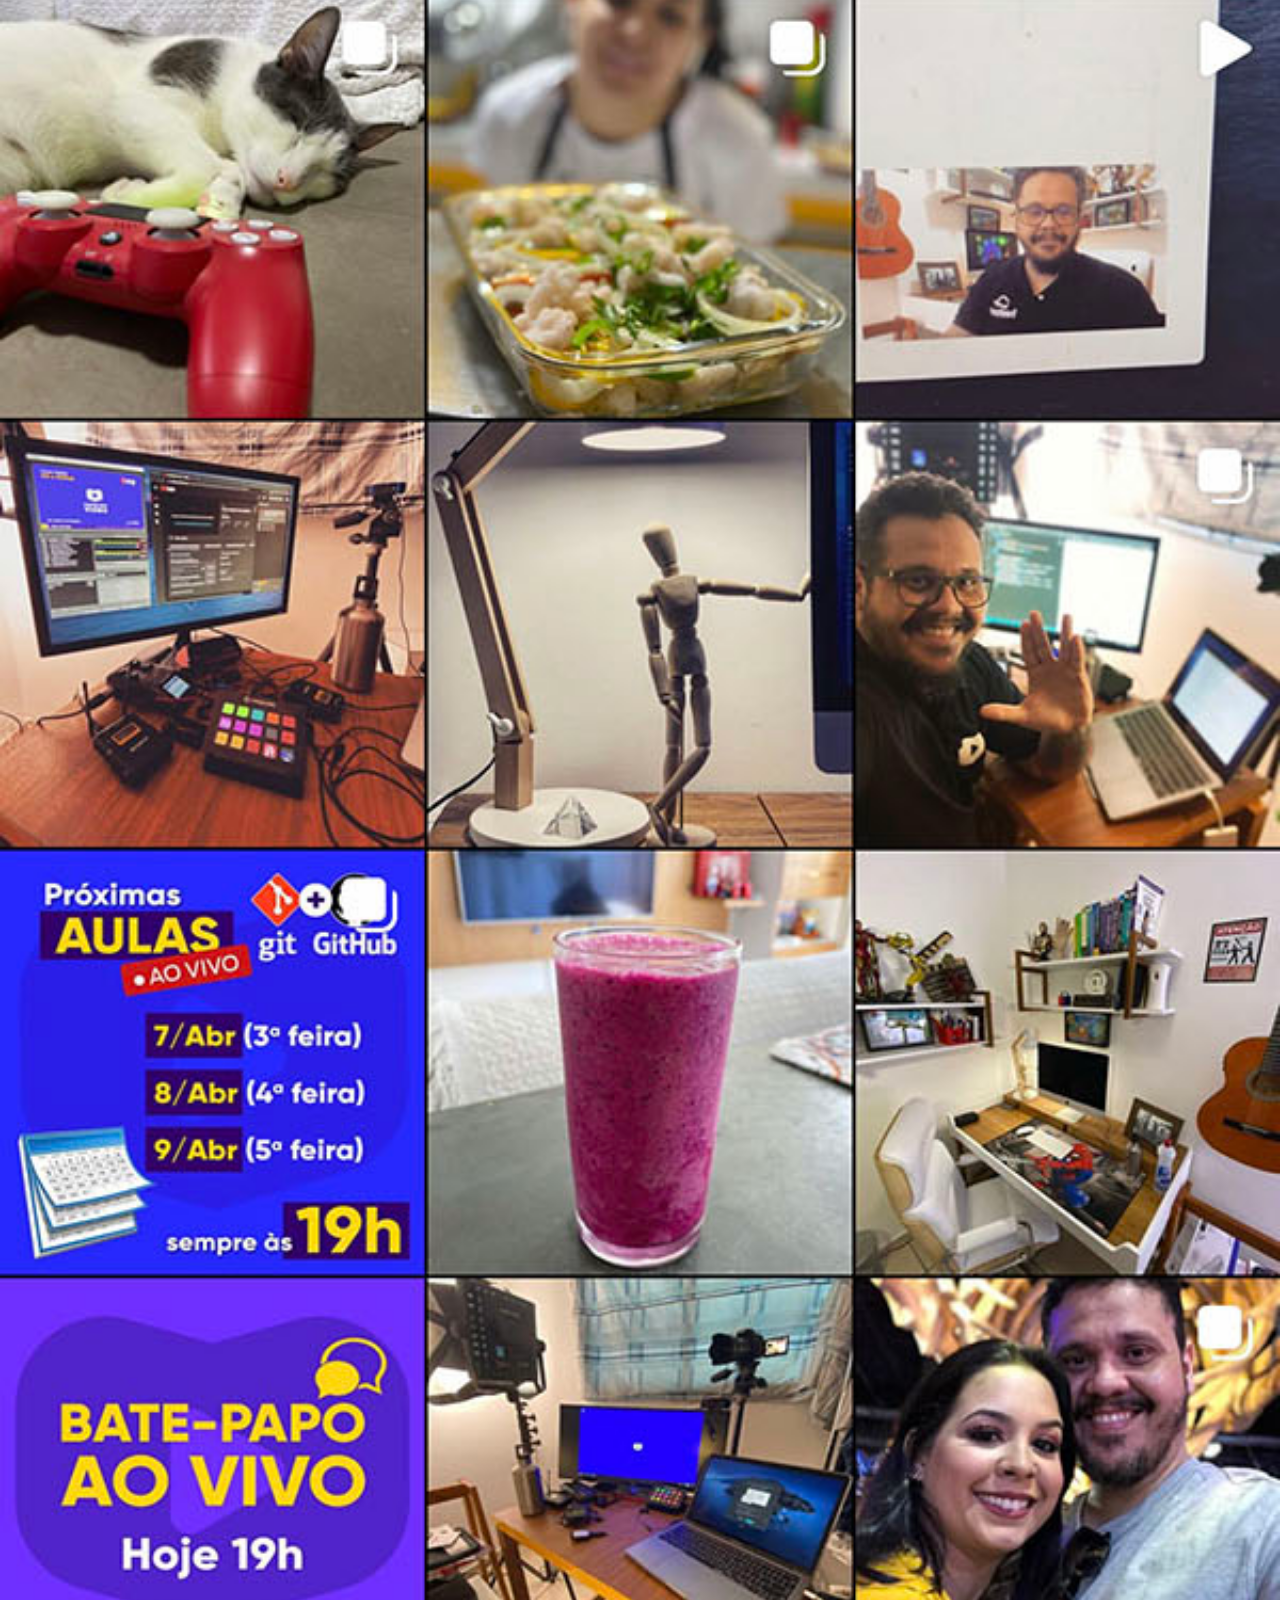
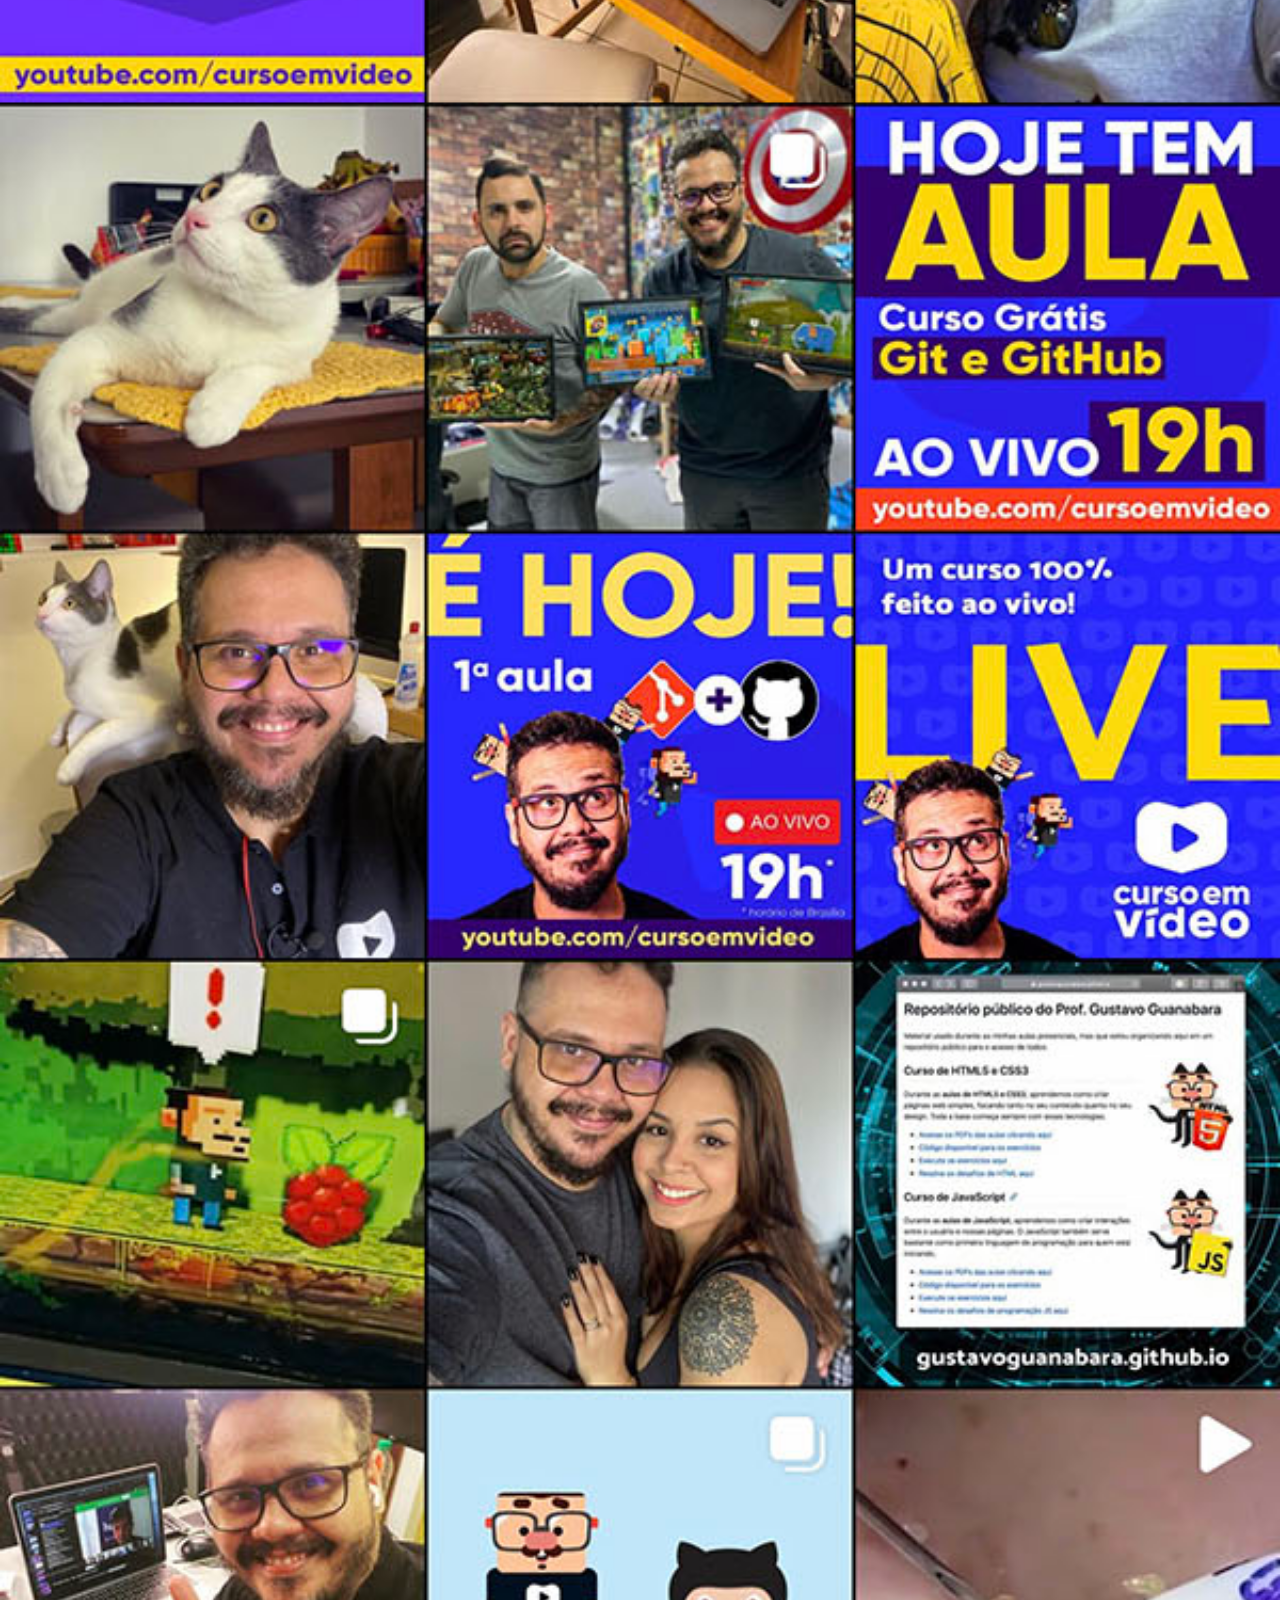
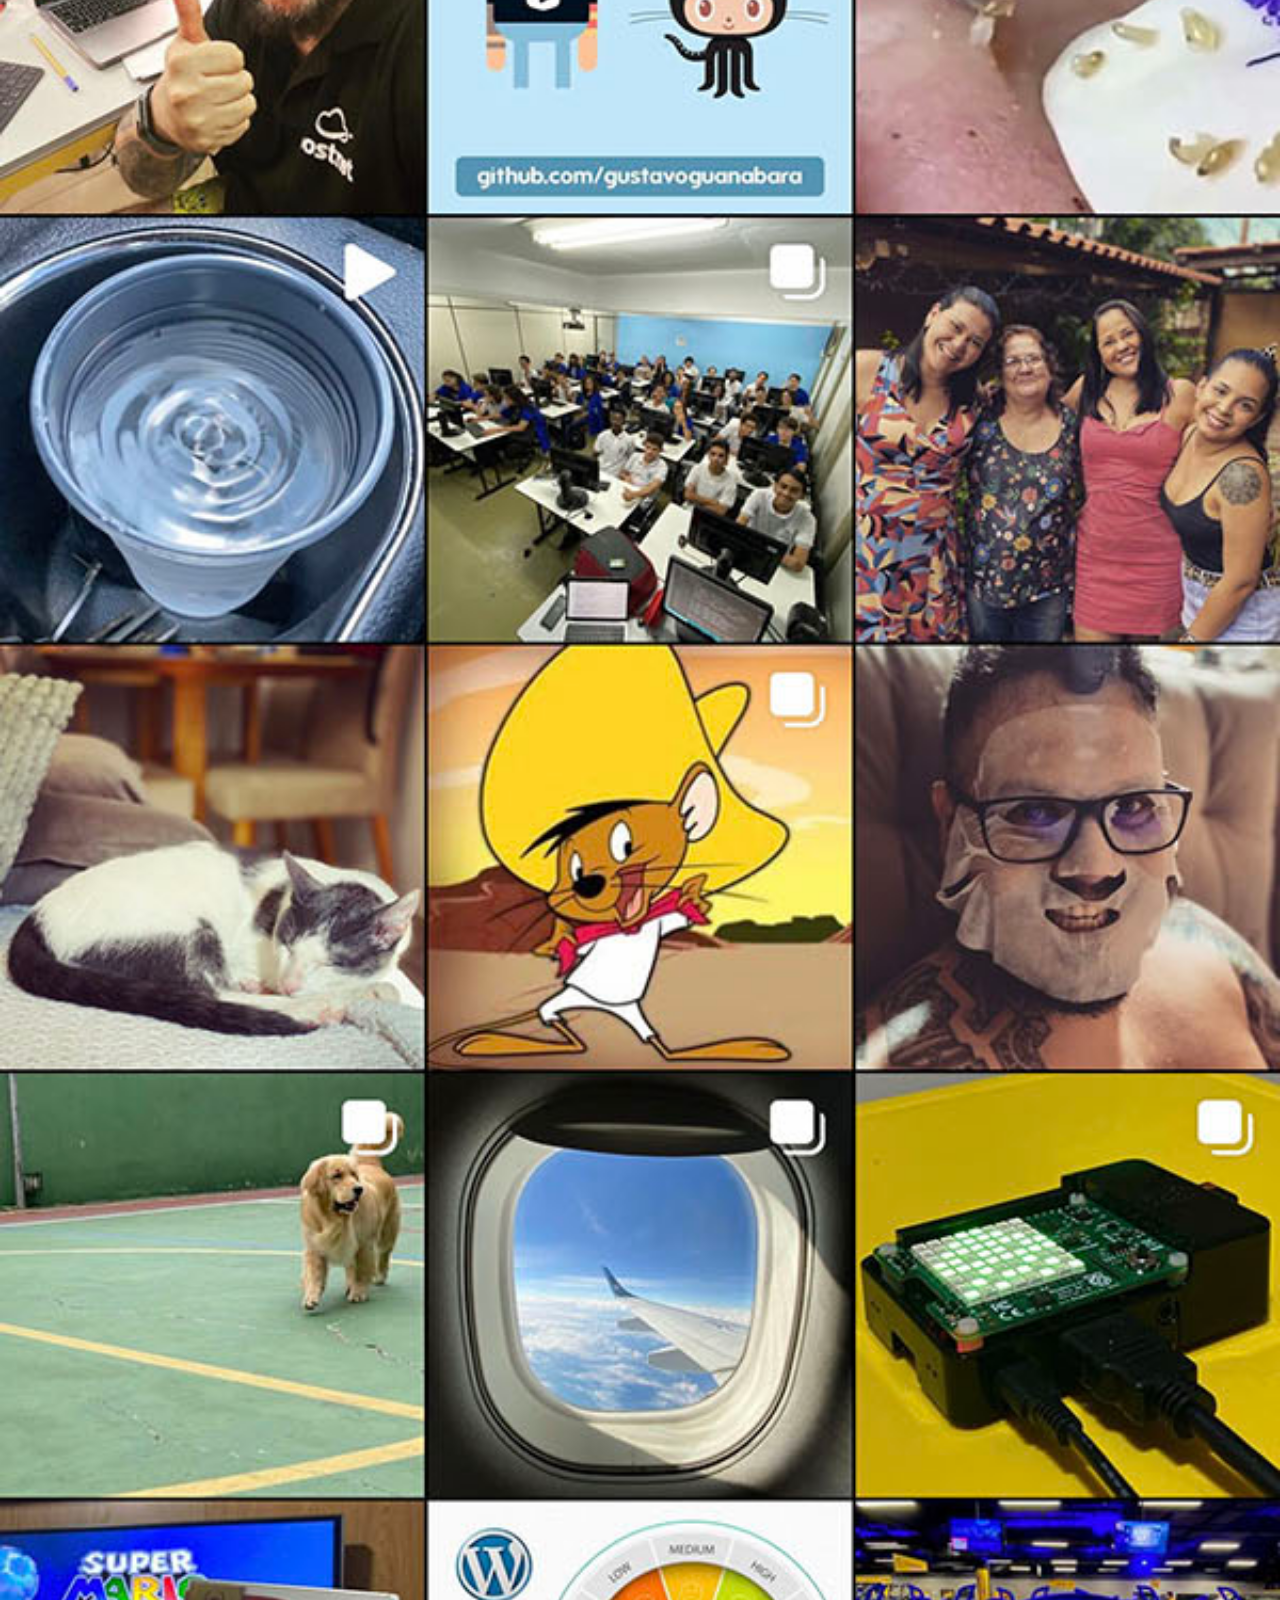
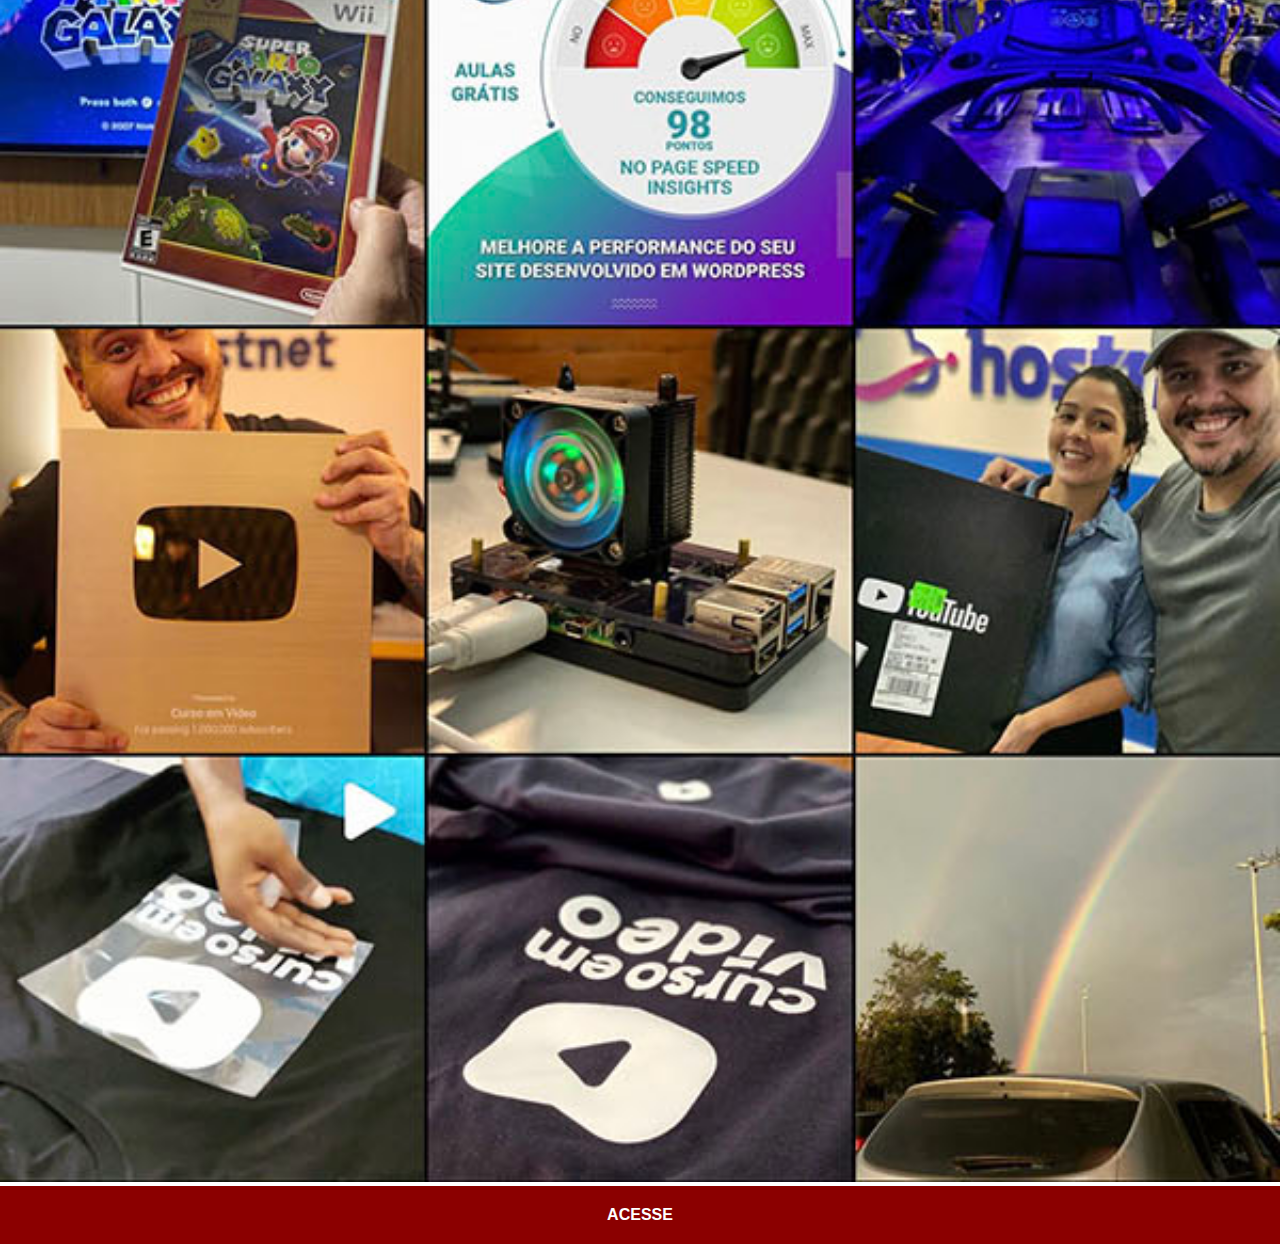
<file: instagram.html>
<!DOCTYPE html>
<html lang="pt-br">
<head>
    <meta charset="UTF-8">
    <meta name="viewport" content="width=device-width, initial-scale=1.0">
    <title>Instagram</title>
    <link rel="stylesheet" href="styles/social.css">
</head>
<body>
    <img src="./imagens/tela-instagram.jpg" alt="Instagram">
    <a href="https://www.cursoemvideo.com" target="_blank"> ACESSE </a>
</body>
</html>
</file>
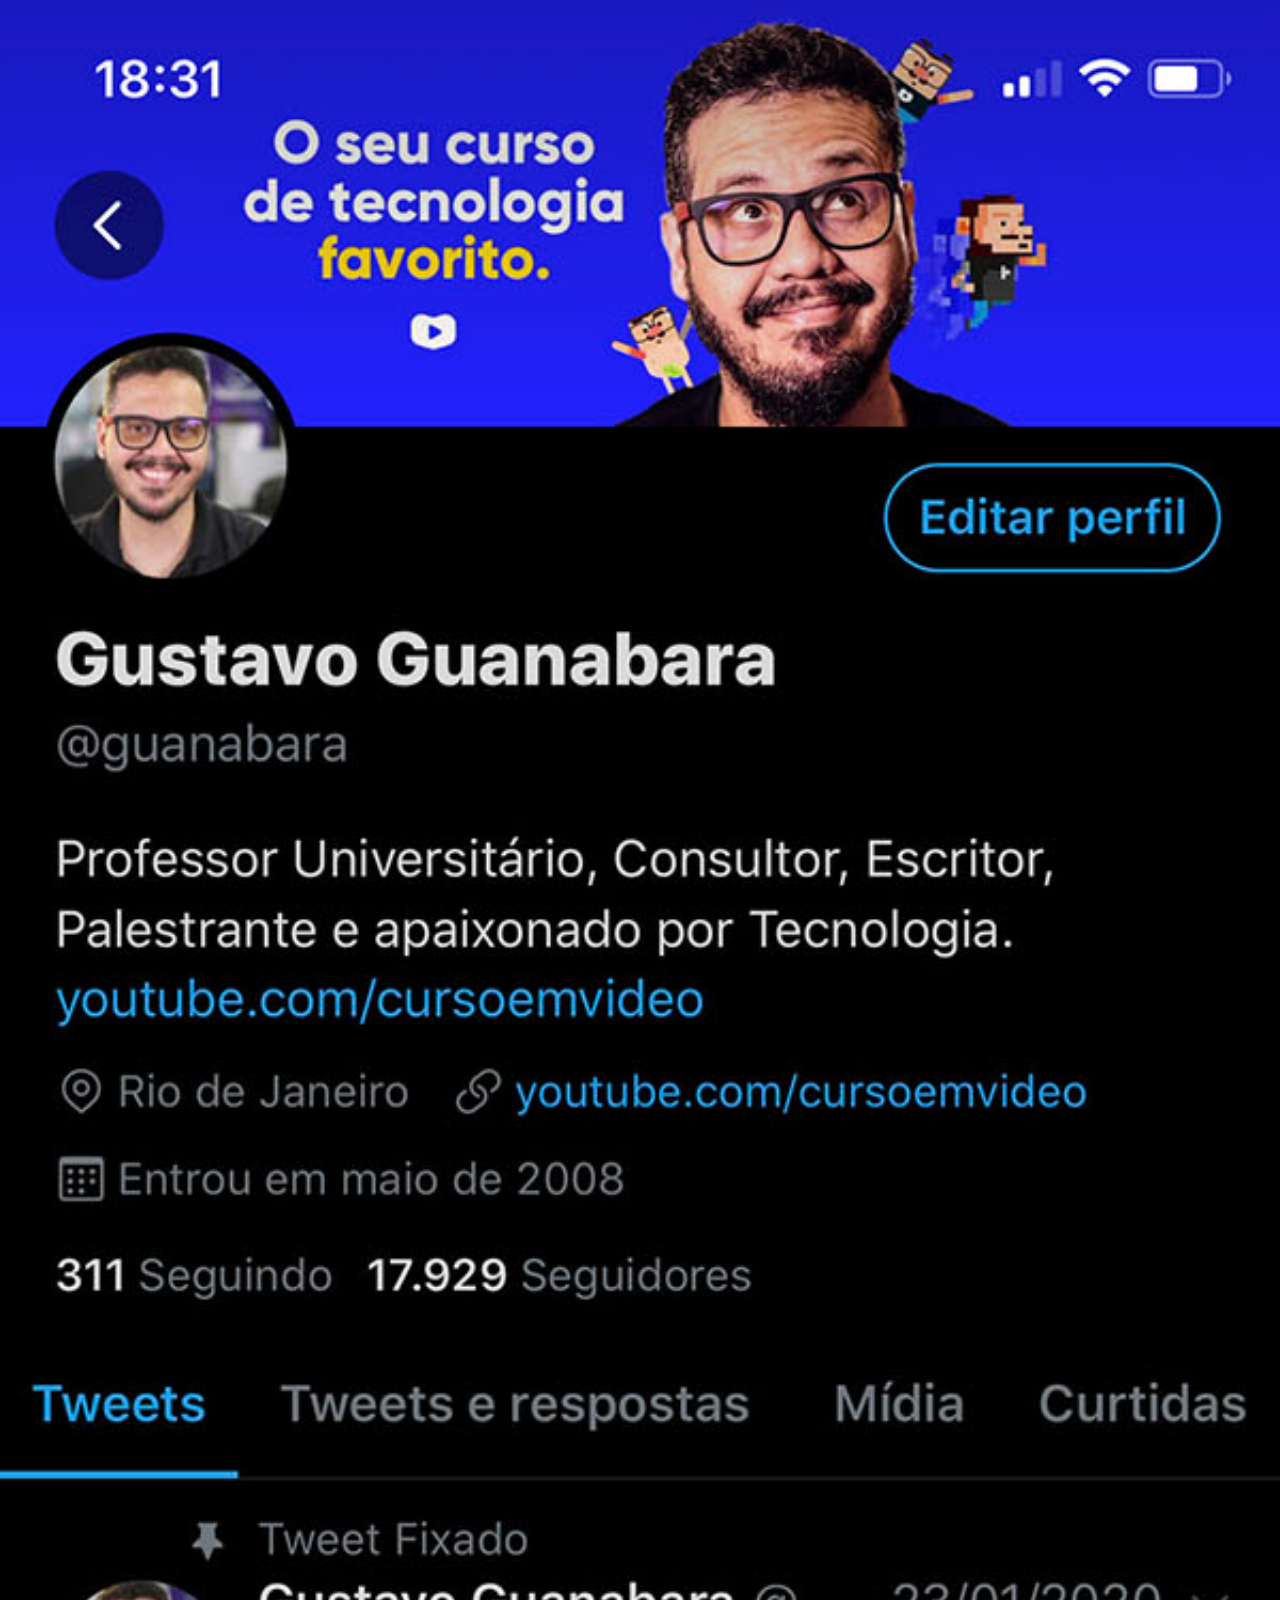
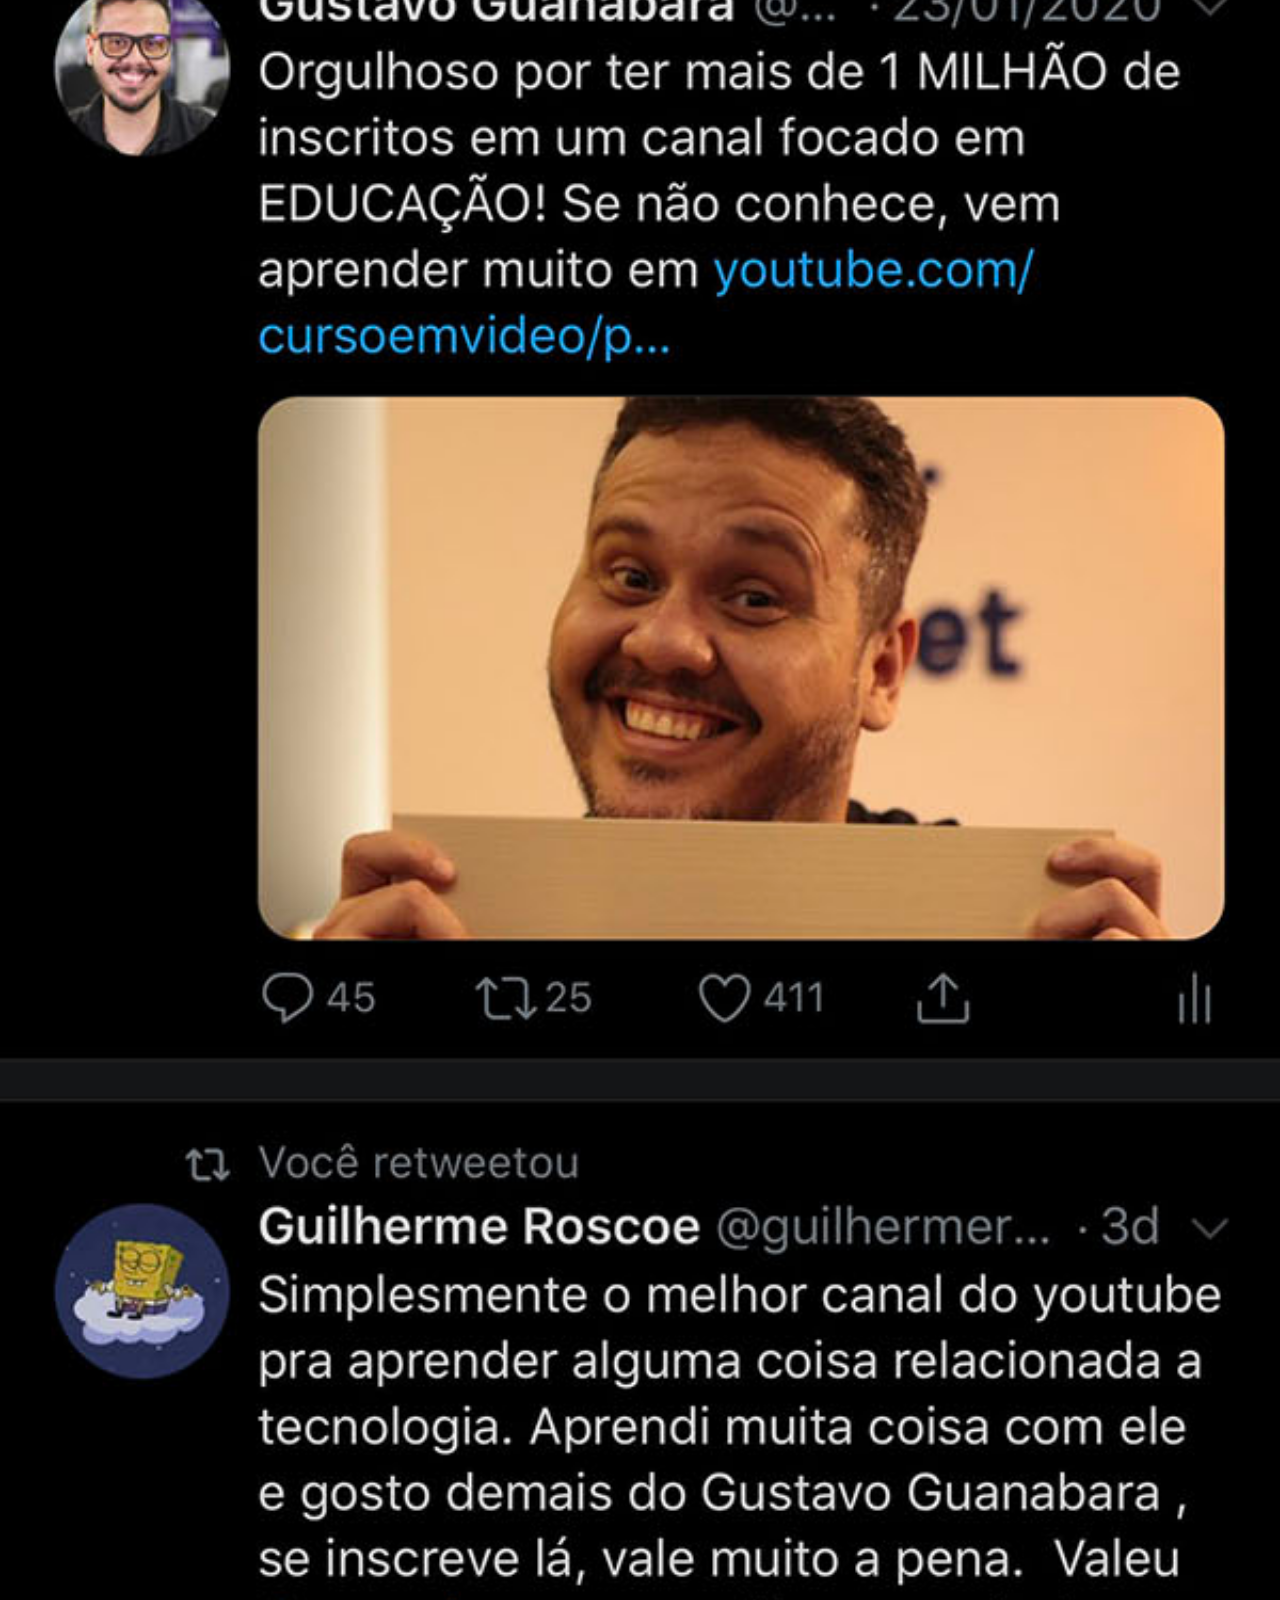
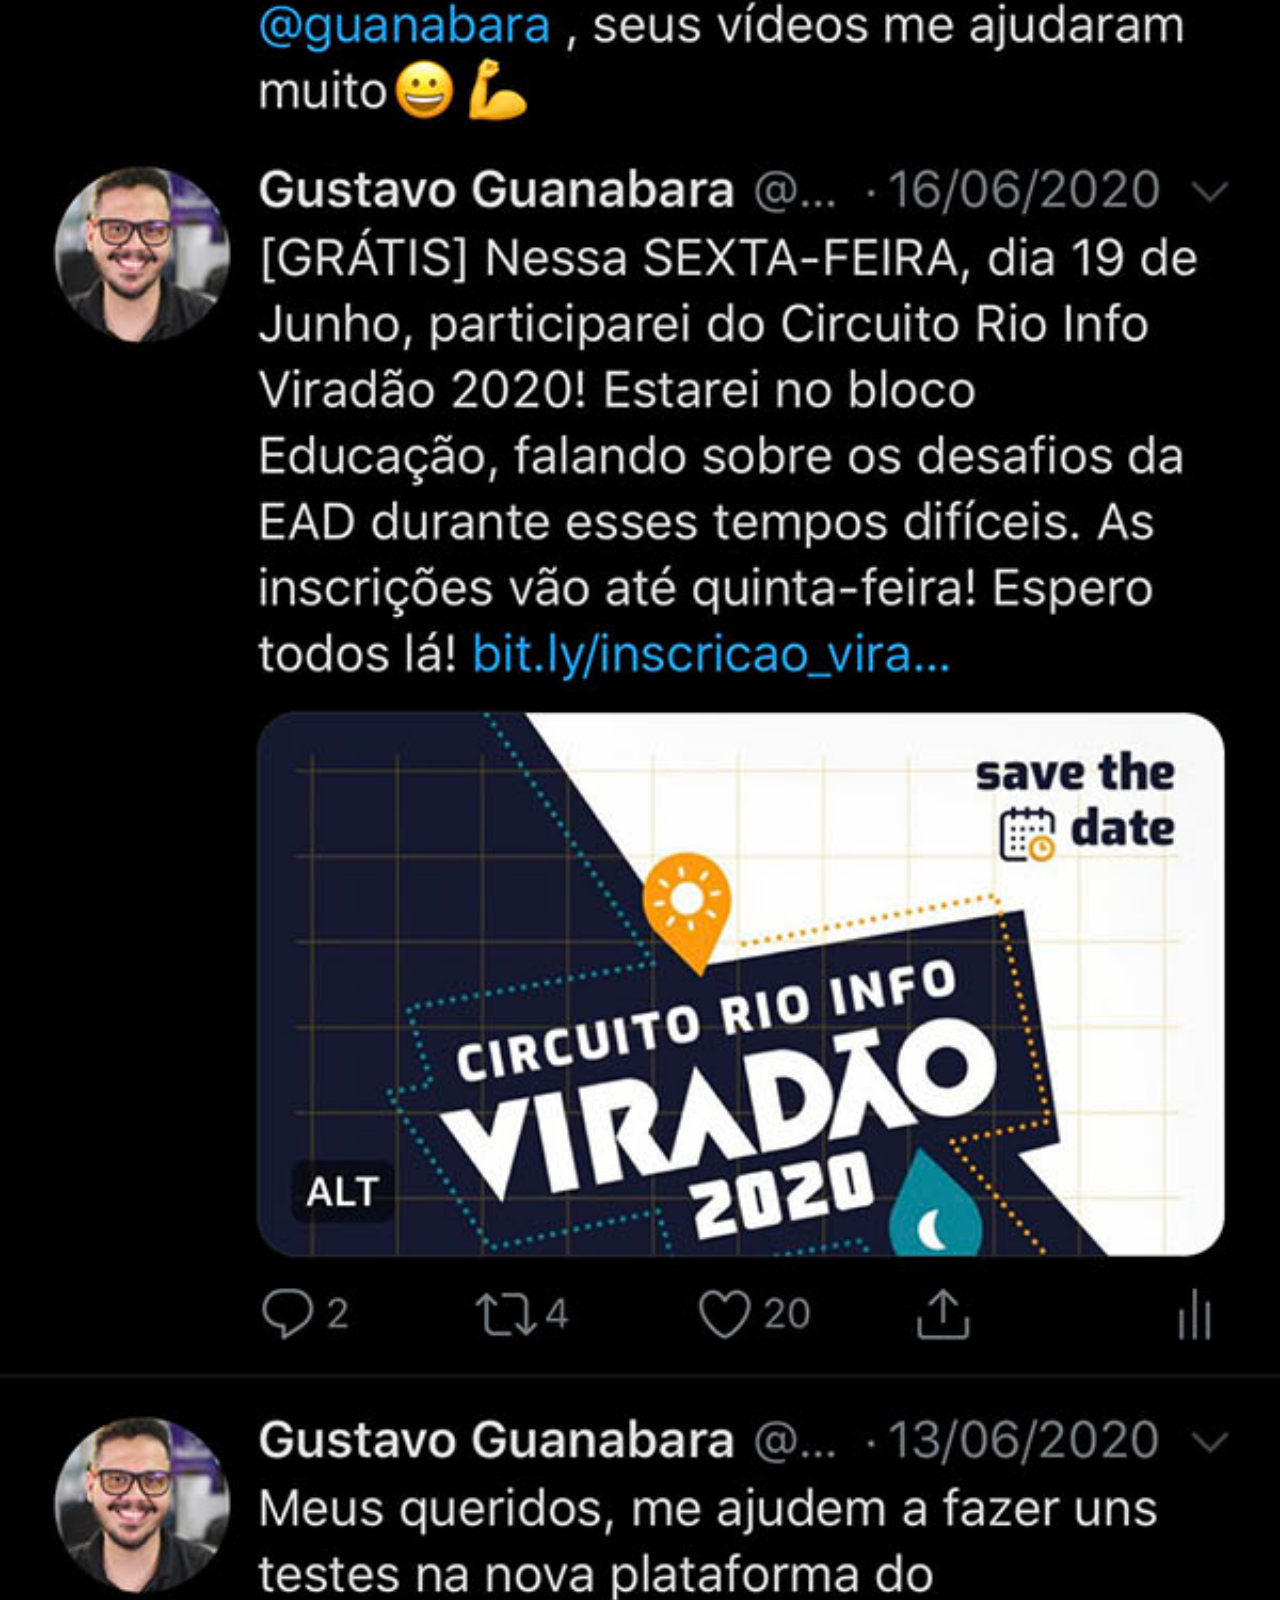
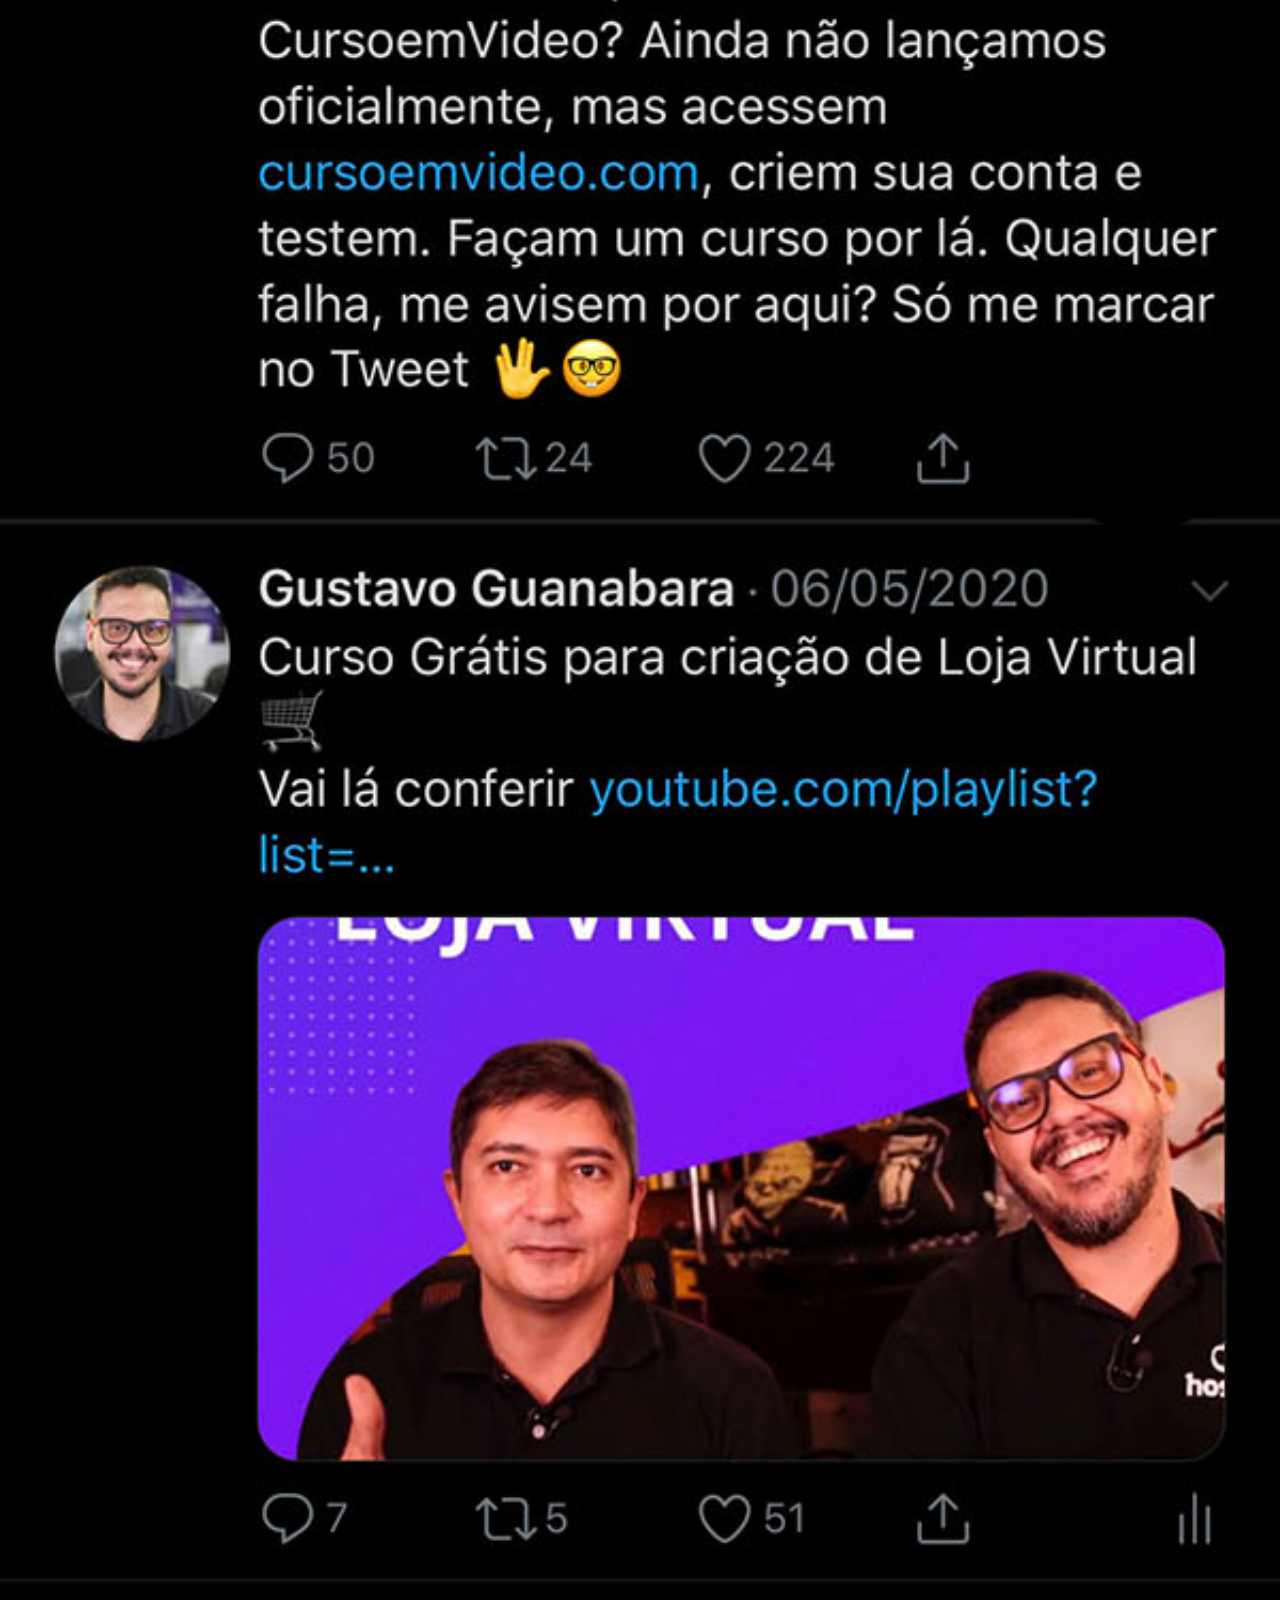
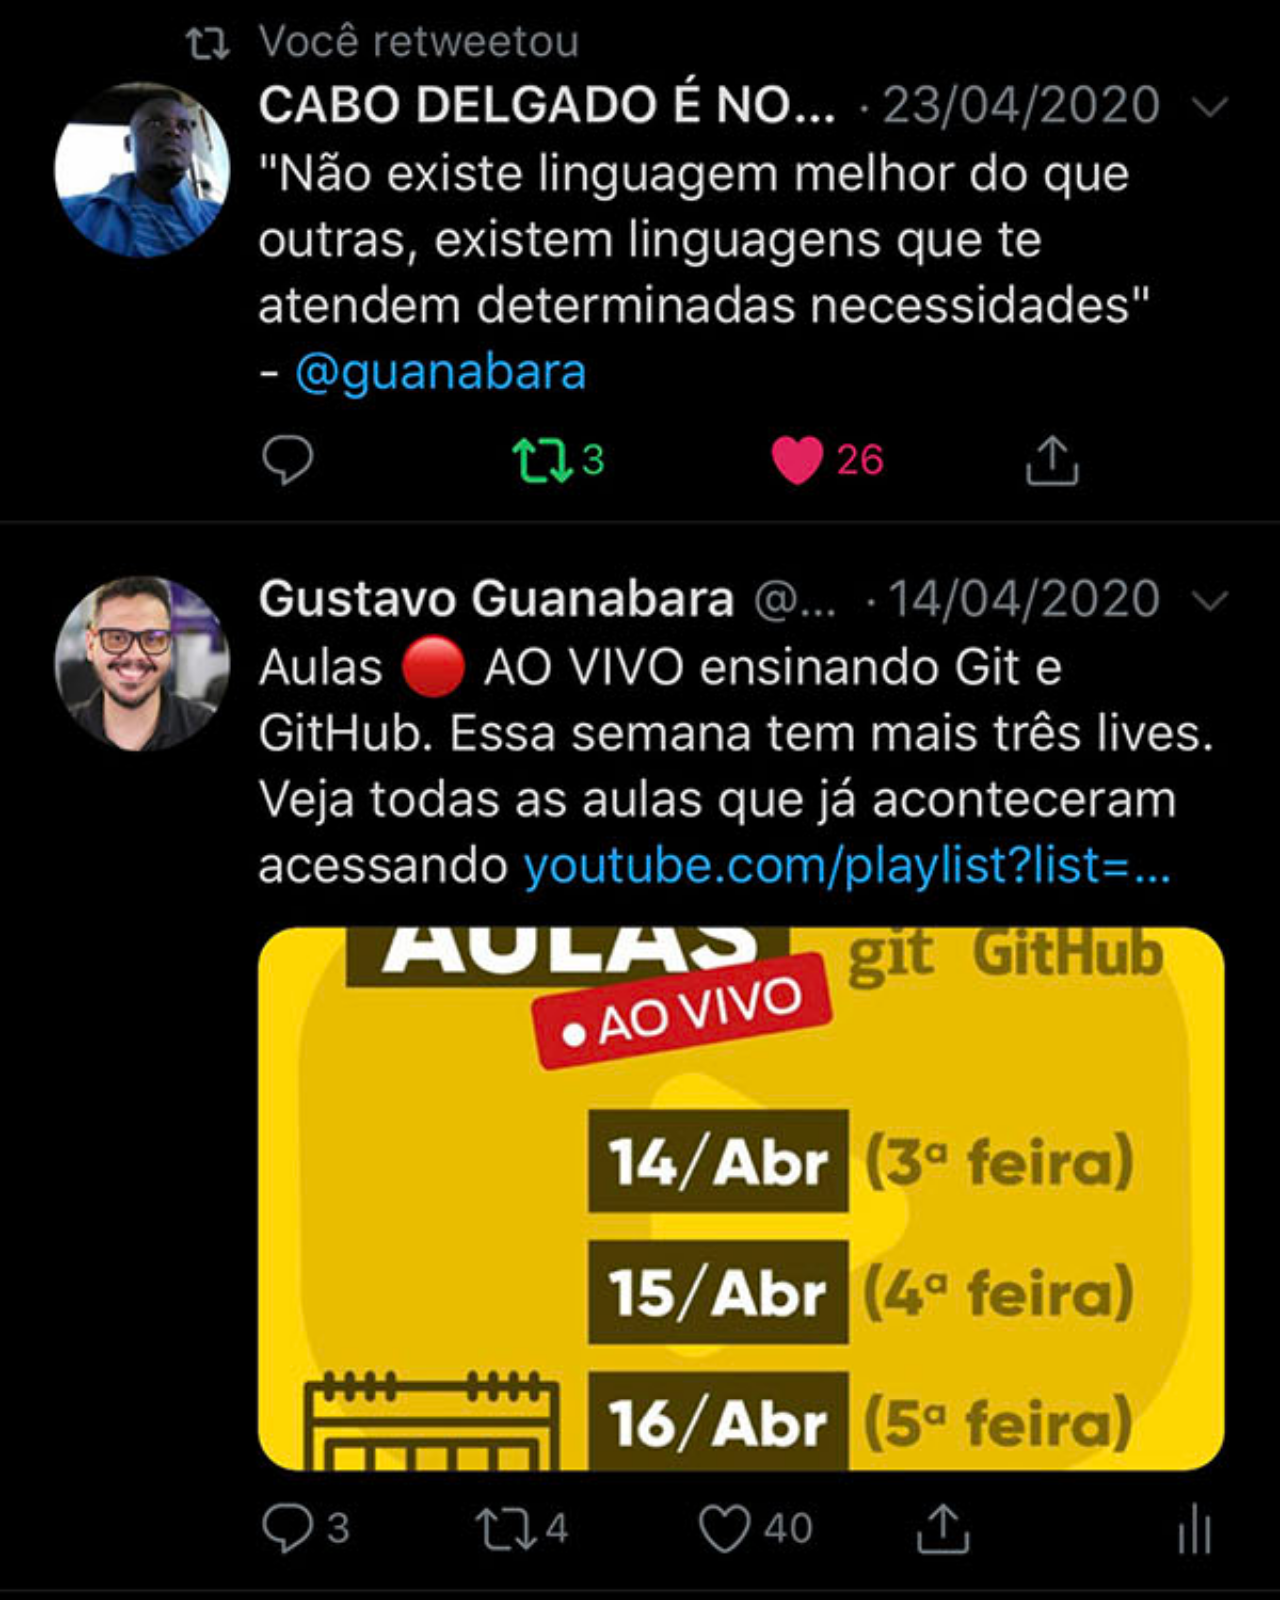
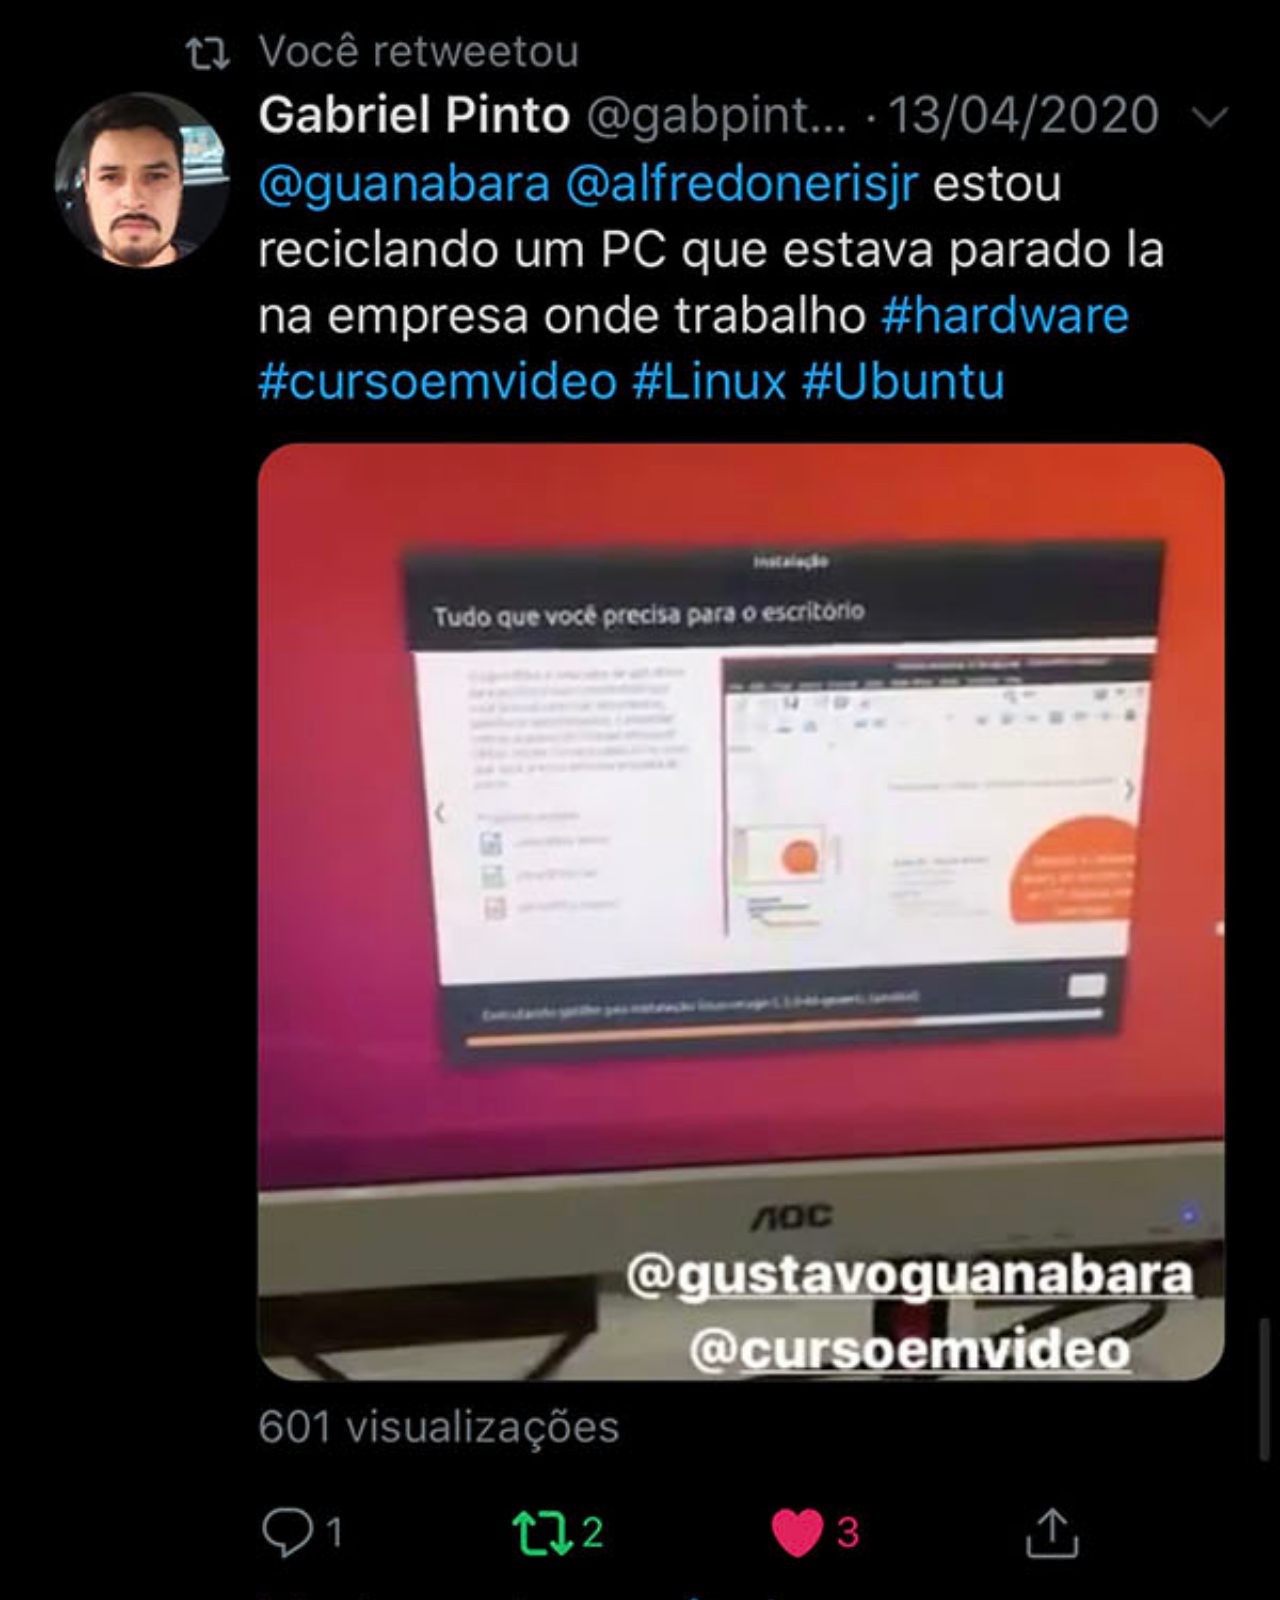
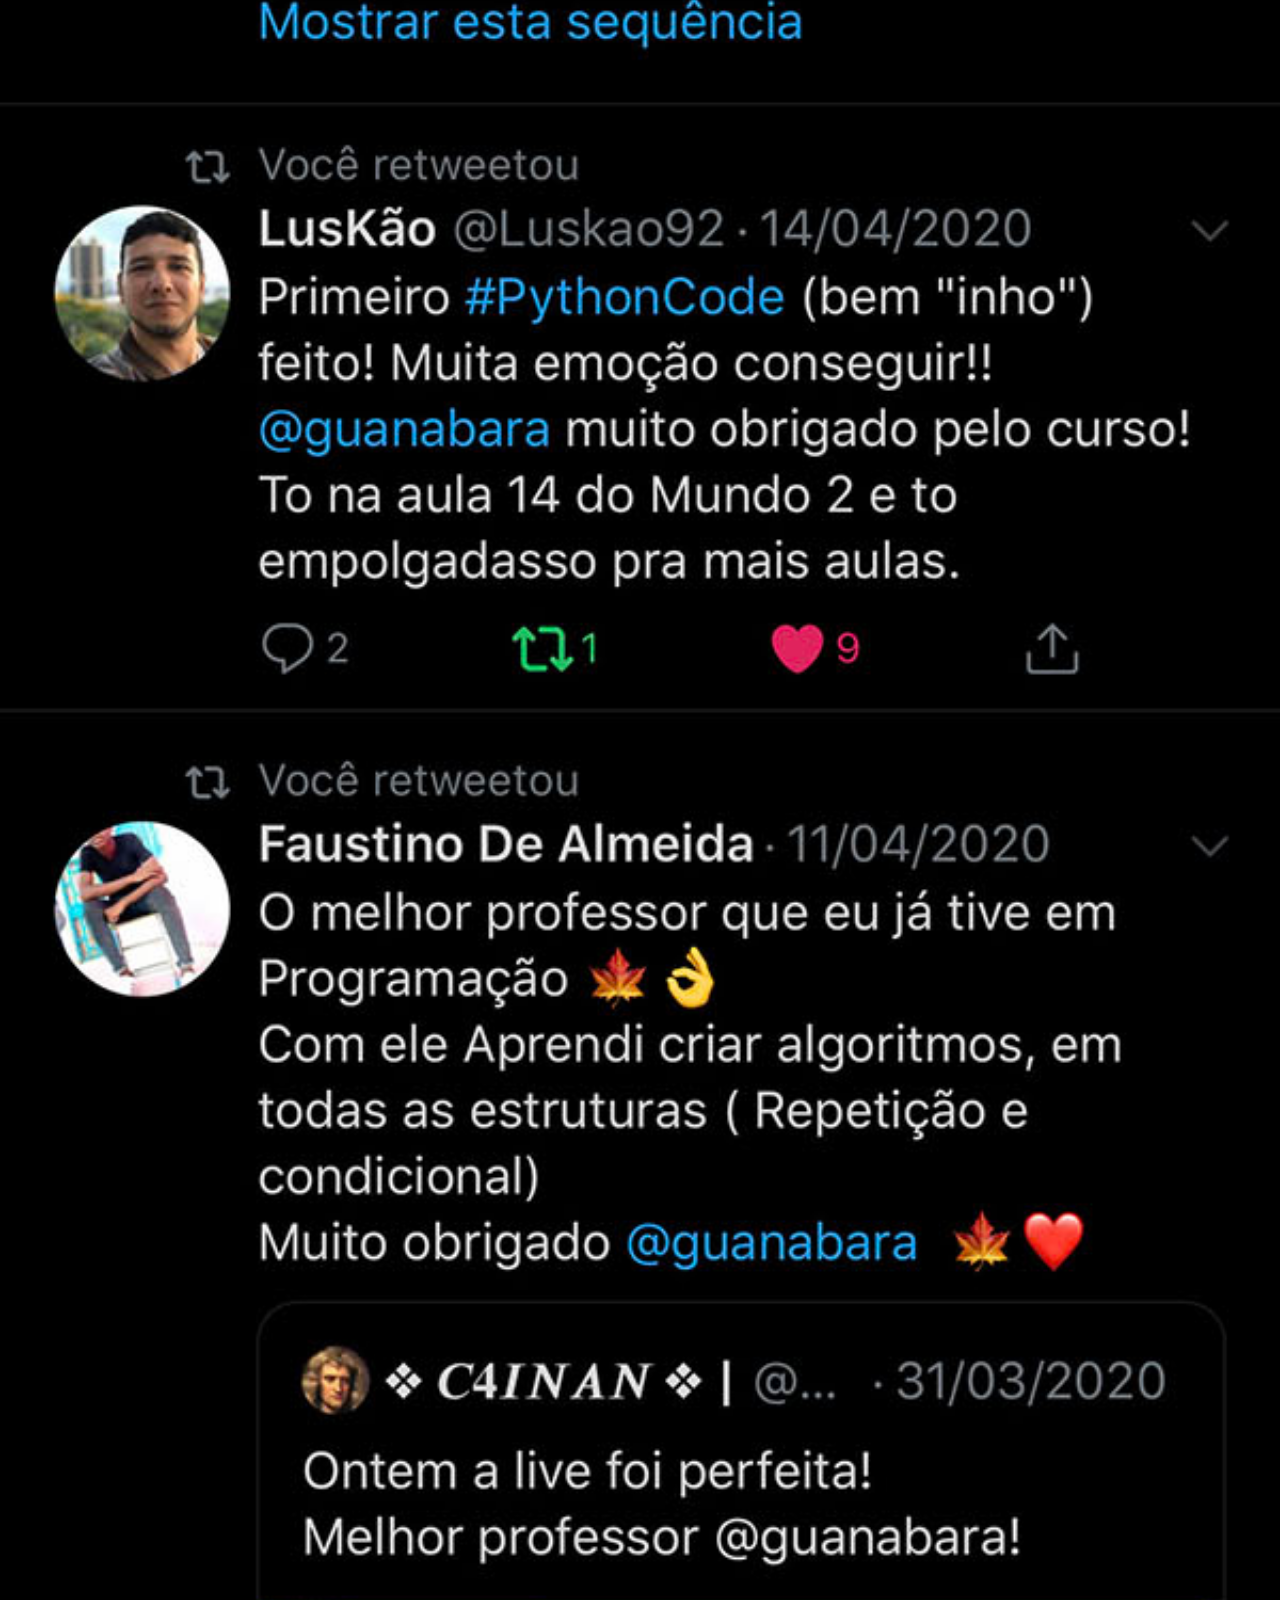
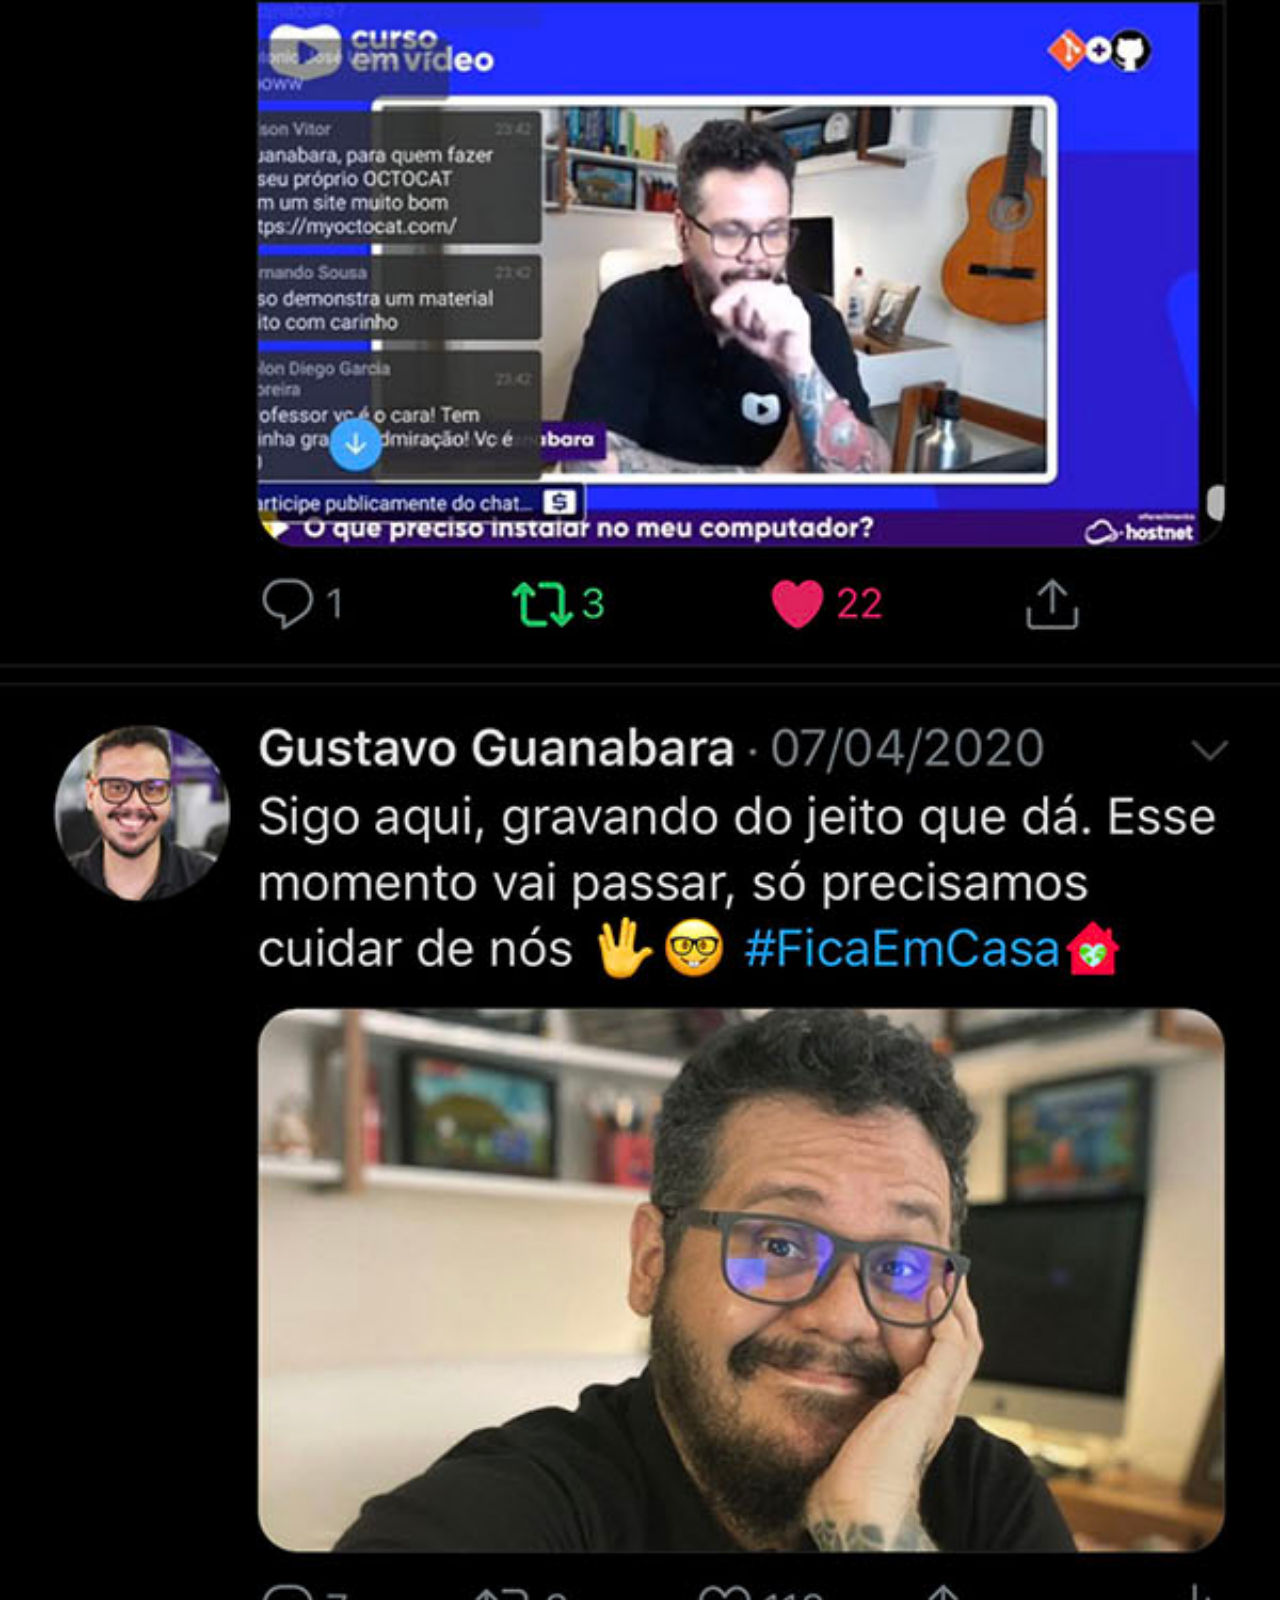
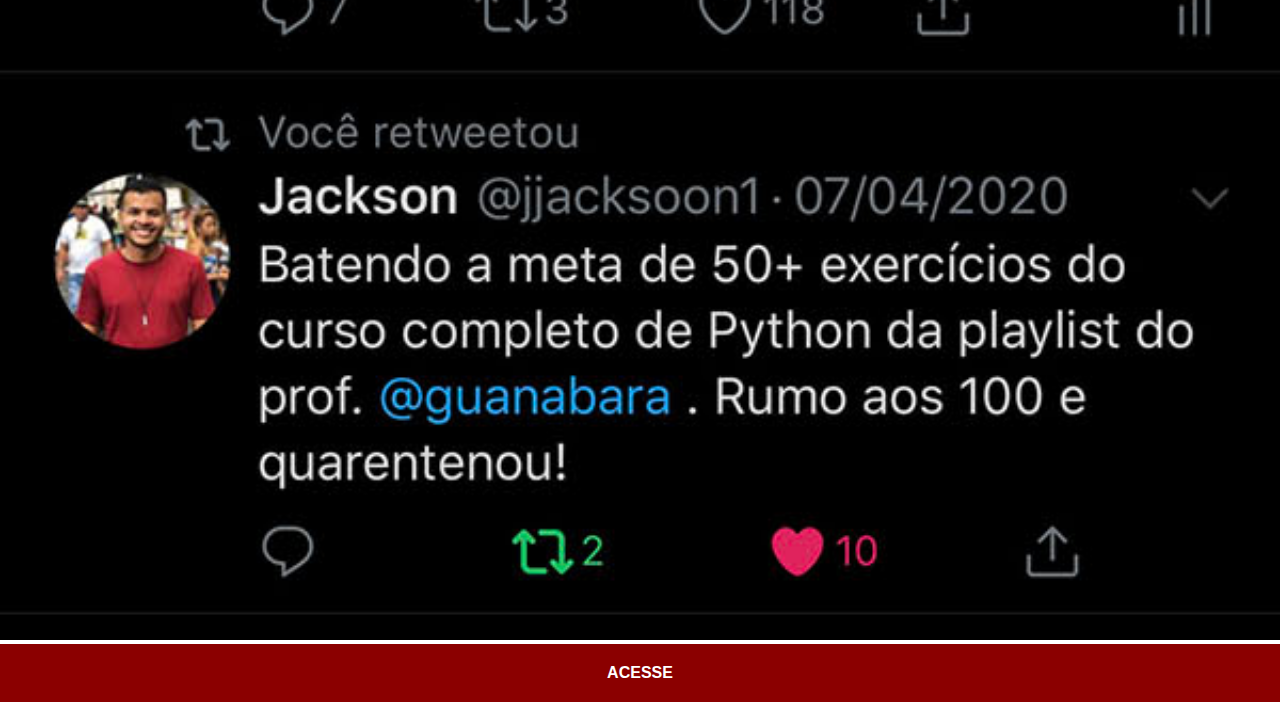
<file: twitter.html>
<!DOCTYPE html>
<html lang="pt-br">
<head>
    <meta charset="UTF-8">
    <meta name="viewport" content="width=device-width, initial-scale=1.0">
    <title>Twitter</title>
    <link rel="stylesheet" href="styles/social.css">
</head>
<body>
    <img src="./imagens/tela-twitter.jpg" alt="Twitter">
    <a href="https://www.cursoemvideo.com" target="_blank"> ACESSE </a>
</body>
</html>
</file>
<file: styles/style.css>
@charset "UTF-8";

*{
    margin: 0;
    padding: 0;
    font-family: Arial, Helvetica, sans-serif;
}


html, body{
    height: 100vh;
    width: 100vw;
    background-color: black;
}

body{
    background: url('../imagens/fundo-madeira.jpg') no-repeat top center;
    background-size: cover;
    background-attachment: fixed;
}
main{
    position: relative;
    height: 100vh;
    
}

section#telefone{
    position: absolute;
    height: 627px;
    width: 311px;
    
    background: url('../imagens/frame-iphone.png') no-repeat;
    
    top: 50%;
    left: 50%;
    transform: translate(-50%, -50%);
}

iframe#tela{
    position: relative;
    top: 80px;
    left: 22px;
    width: 268px;
    height: 471px;
}

section#redes-sociais{
    text-align: right;
}

section#redes-sociais img{
    width: 50px;
    margin: 10px;
    border-radius: 50%;
    box-shadow: 2px 2px 5px rgba(0, 0, 0, 0.407);
    box-sizing: border-box;
}

section#redes-sociais img:hover {
    border: 2px solid rgba(255, 255, 255, 0.612);
    transform: translate(-3px, -3px);
    box-shadow: 5px 5px 10px rgba(0, 0, 0, 0.526);
    transition: transform 0.3s, border 1s;
}
</file>
<file: styles/social.css>
@charset "UTF-8";

*{
    margin: 0;
    padding: 0;
    font-family: Arial, Helvetica, sans-serif;
}

::-webkit-scrollbar{
    width: 0px;
    height: 0px;
}
img{
    width: 100vw;

}

a{
    display: block;
    background-color: darkred;
    color: white;
    padding: 20px;
    text-align: center;
    font-weight: bolder;
    text-decoration: none;
}

a:hover{
    background-color: red;
}
</file>
